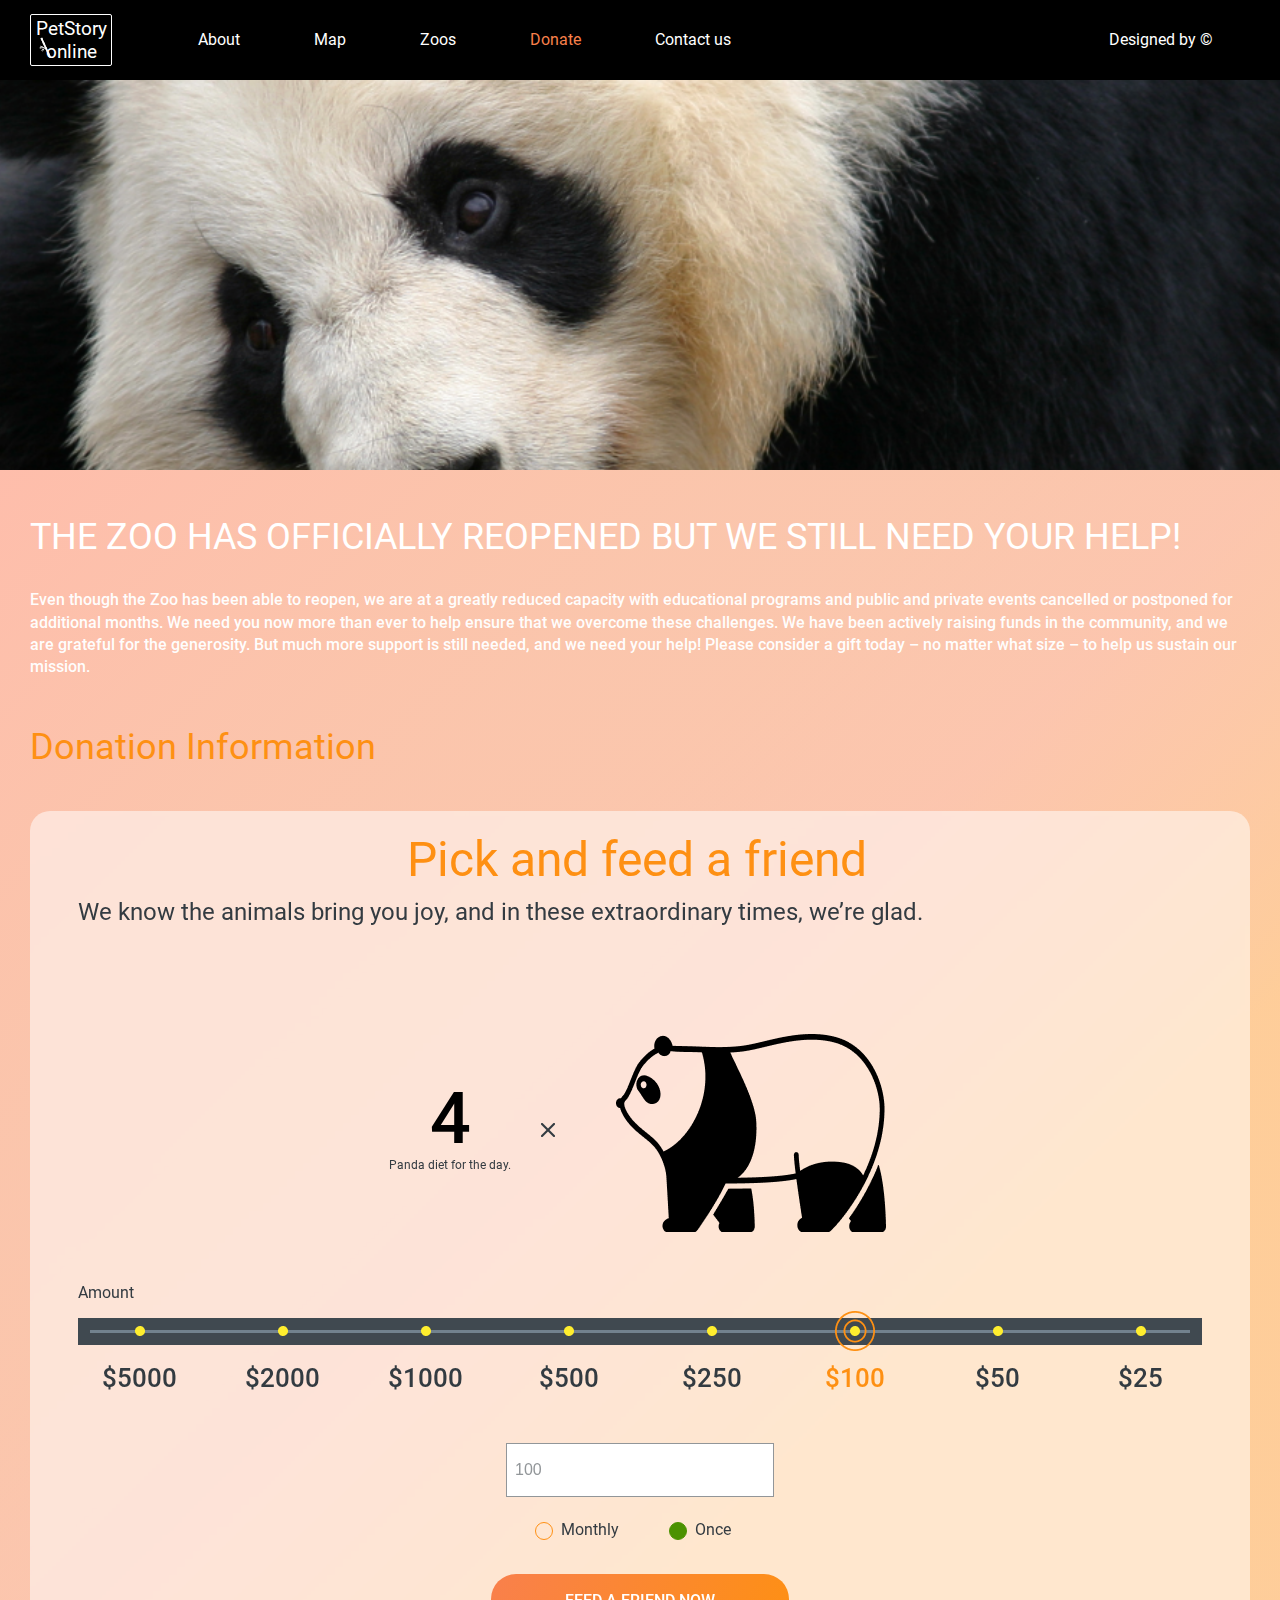
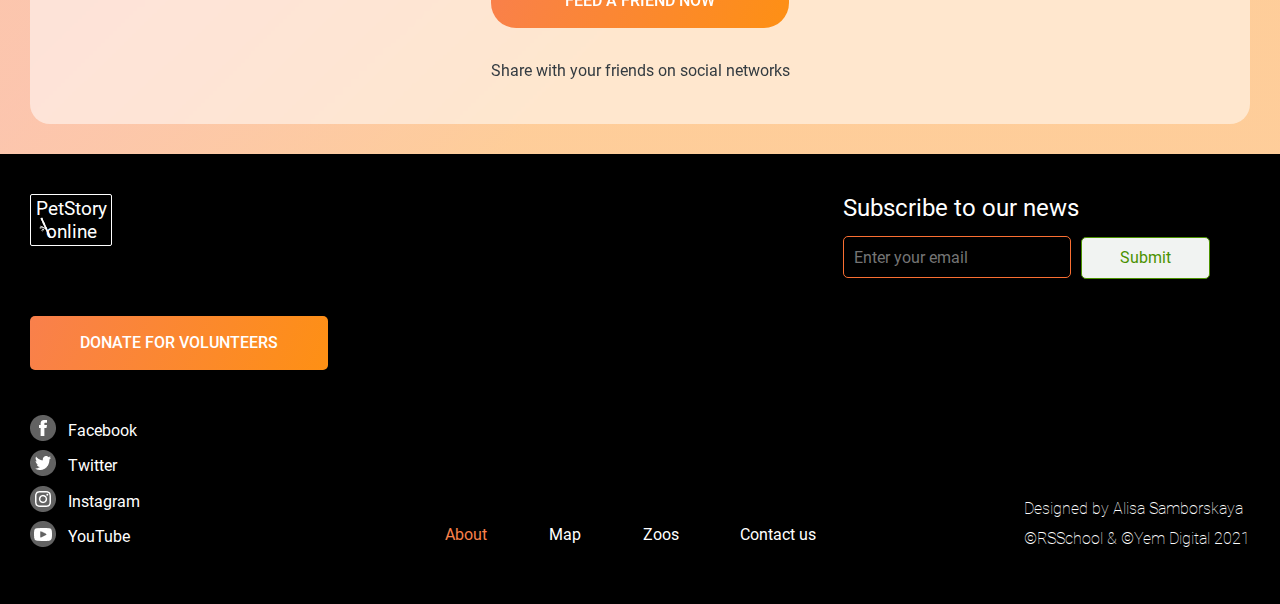
<file: pages/donate/index.html>
<!DOCTYPE html>
<html lang="en">
<head>
    <meta charset="UTF-8">
    <meta http-equiv="X-UA-Compatible" content="IE=edge">
    <meta name="viewport" content="width=device-width, initial-scale=1.0">
    <link rel="stylesheet" href="../../assets/styles/pages/donate.css">
    <link rel="shortcut icon" type="image/x-icon" href="../../assets/images/paw.png">
    <title>Online ZOO</title>
</head>
<body class="container">
    <div id="shadow1"></div>
    <header class="header">
        <div class="container__inner header__container">
            <h1 class="logo"><a href="../main/index.html">PetStory online</a></h1>
            <nav class="menu" id="menu">
                <div class="logo"><a href="../main/index.html">PetStory online</a></div>
                <div><a href="../main/index.html">About</a></div>
                <div><a href="#">Map</a></div>
                <div><a href="#">Zoos</a></div>
                <div class="menu_active">Donate</div>
                <div><a href="#">Contact us</a></div>
                <div class="menu__design"><a href="https://www.figma.com/file/ypzT9idgAILaSRVRmDAJxn/online-zoo-3-weeks">Designed by ©</a></div>
                <img class="menu_close" id="menu_close_btn" src="../../assets/images/x_icon.svg" alt="close">
            </nav>
            <div class="header__burger" id="burger"></div>
        </div>
    </header>
    <main>
        <section class="watch_small">
           
        </section>
        <section id="pick-feed">
            <div class="container__inner container-pick-feed">
                <h3>THE ZOO HAS OFFICIALLY REOPENED BUT WE STILL NEED YOUR HELP!</h3>
                <p>
                    Even though the Zoo has been able to reopen, we are at a greatly reduced capacity with educational programs and public and private events cancelled or postponed for additional months. We need you now more than ever to help ensure that we overcome these challenges. We have been actively raising funds in the community, and we are grateful for the generosity.  But much more support is still needed, and we need your help! Please consider a gift today – no matter what size – to help us sustain our mission.
                </p>
                <h4>Donation Information</h4>
                <div class="donation-container">
                    <h2>Pick and feed a friend</h2>
                    <p>We know the animals bring you joy, and in these extraordinary times, we’re glad.</p>
                    <div class="panda-diet">
                        <div class="panda-diet-number">
                            <span>4</span><br>
                            Panda diet for the day.
                        </div>
                        <div class="panda-diet-x">
                            <img src="../../assets/images/x_icon.png" alt="x">
                        </div>
                        <div class="panda-diet-image"></div>
                    </div>
                    Amount
                    <ul class="donate-control" id="donate_control">
                        <li class="donate-control-invisible">$5000</li>
                        <li class="donate-control-invisible">$2000</li>
                        <li class="donate-control-invisible">$1000</li>
                        <li>$500</li>
                        <li>$250</li>
                        <li class="selected">$100</li>
                        <li>$50</li>
                        <li>$25</li>
                    </ul>
                    
                    <div class="controls">
                        <input type="number" maxlength="4" max="9999" min="0" placeholder="Another amount" id="donate_value" value="100"><br>

                        <input class="custom-radio" name="amount" type="radio" id="monthly" value="monthly">
                        <label for="monthly">Monthly</label>
                        <input class="custom-radio" name="amount" type="radio" id="once" value="once" checked>
                        <label for="once">Once</label>
                        <br>
                        <button class="btn btn_round-corner">Feed a friend now</button><br>
                        <span>Share with your friends on social networks </span>
                    </div>
                    
                </div>
            </div>
        </section>
    </main>
    <footer class="footer">
        <div class="container__inner footer__container">
            <div class="logo footer__logo"><a href="../main/index.html">PetStory online</a></div>
            <div class="mail footer__mail">
                <h4>Subscribe to our news</h4>
                <form>
                    <input class="mail__input" type="email" required placeholder="Enter your email">
                    <button class="btn_submit" type="submit">Submit</button>
                </form>
            </div>
            <button class="btn footer__donate"  onclick="window.location.href = '../donate/index.html';">donate for volunteers</button>
            <ul class="footer__social">
                <li class="footer__social-item"><a class="footer__social-item_facebook" href="https://www.facebook.com/">Facebook</a></li>
                <li class="footer__social-item"><a class="footer__social-item_twitter" href="https://twitter.com/">Twitter</a></li>
                <li class="footer__social-item"><a class="footer__social-item_instagram" href="https://www.instagram.com/">Instagram</a></li>
                <li class="footer__social-item"><a class="footer__social-item_youtube" href="https://www.youtube.com/">YouTube</a></li>
            </ul>
            <div class="menu footer__menu">
                <div class="menu_active">About</div>
                <div><a href="#">Map</a></div>
                <div><a href="#">Zoos</a></div>
                <div><a href="#">Contact us</a></div>
            </div>
            <div class="footer__design">
                Designed by Alisa Samborskaya<br>
                ©RSSchool & ©Yem Digital 2021
            </div>
        </div>
    </footer>
</body>
<script src="../../assets/scripts/popup.js"></script>
<script src="../../assets/scripts/menu.js"></script>
<script src="../../assets/scripts/amount.js"></script>
</html>
</file>
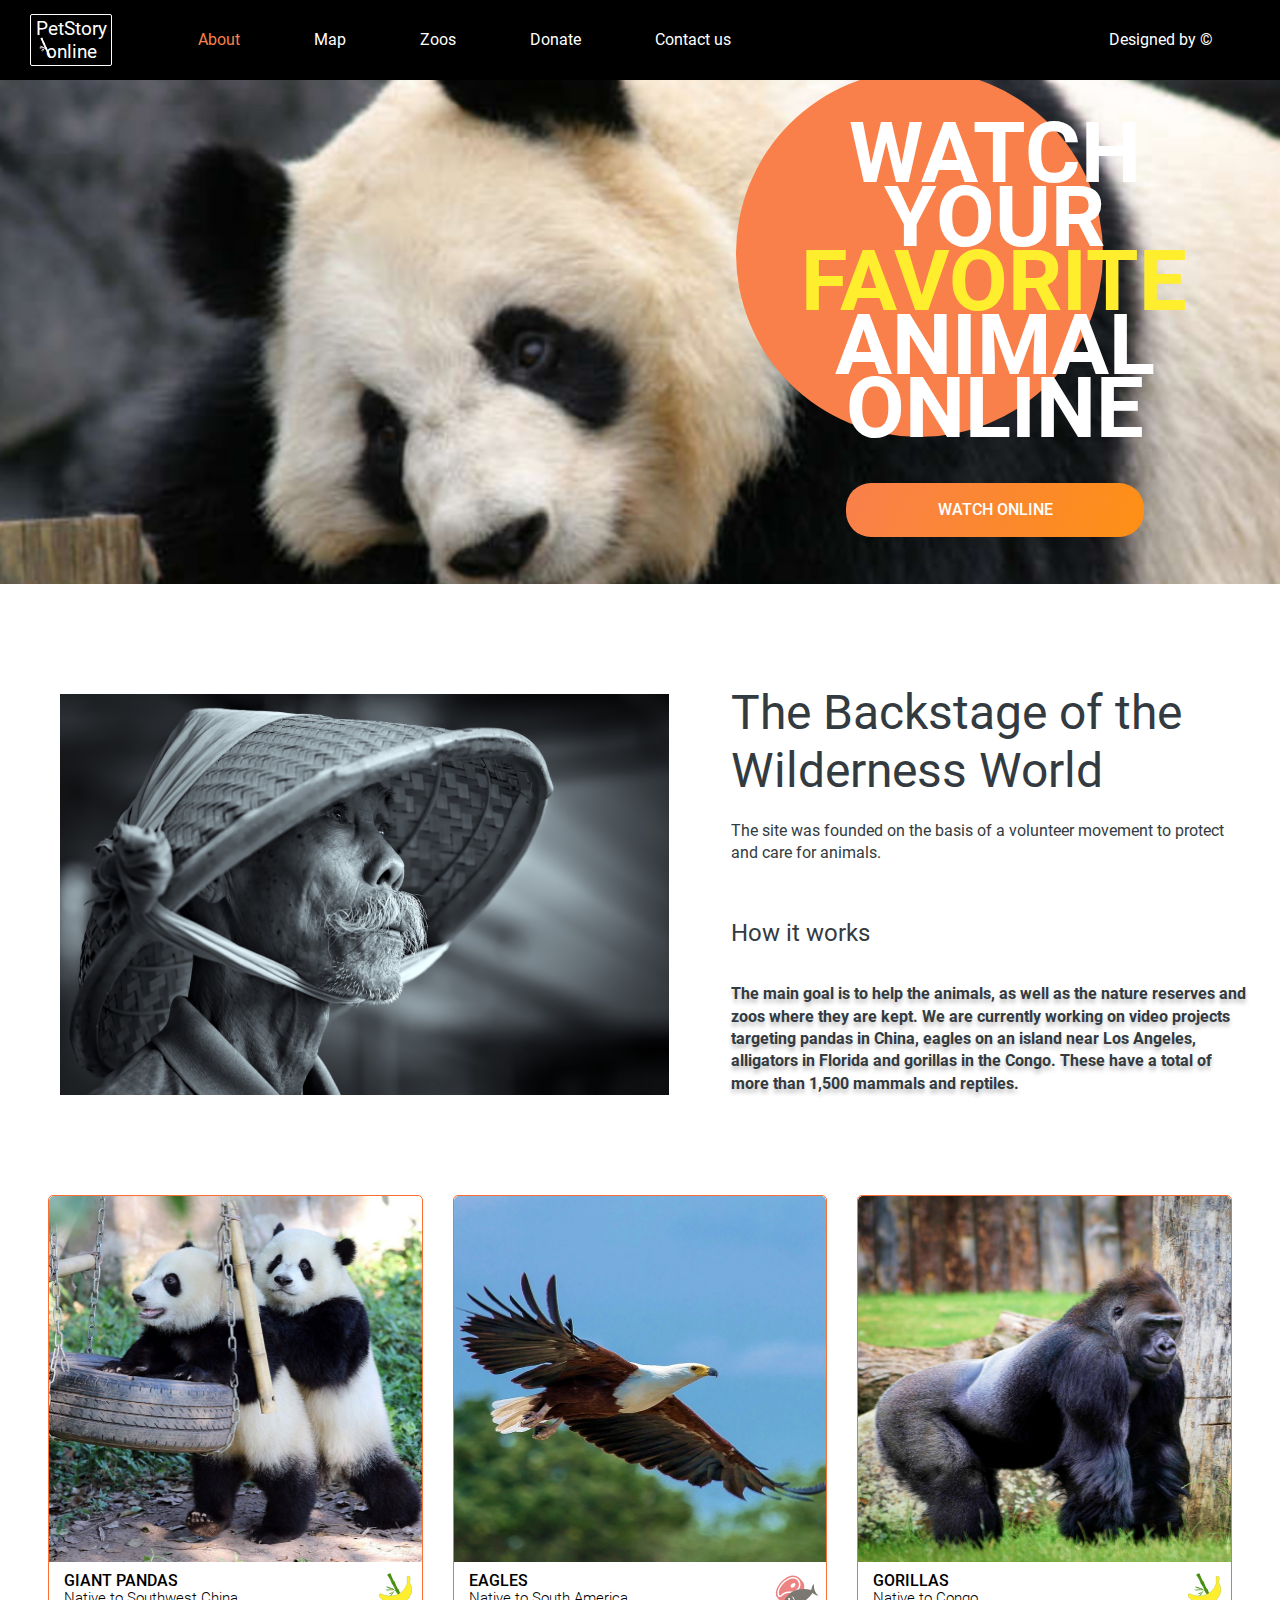
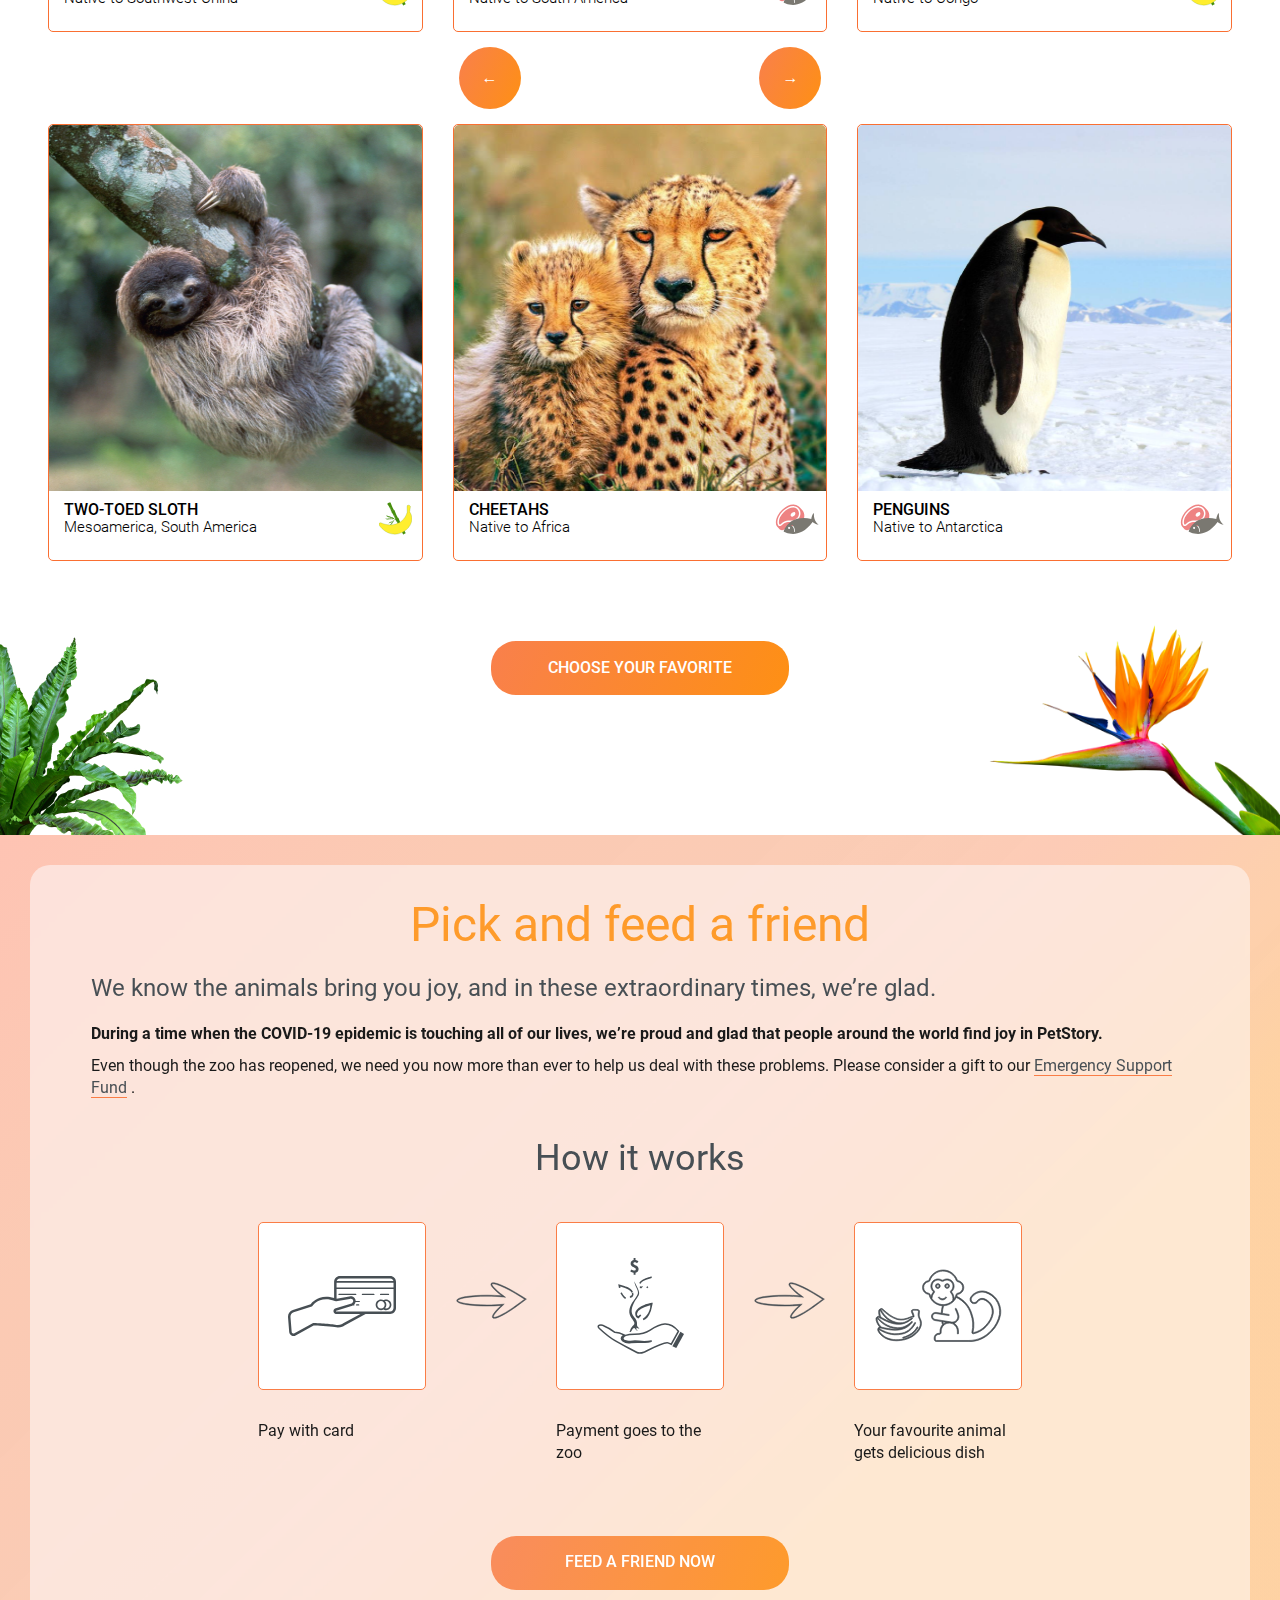
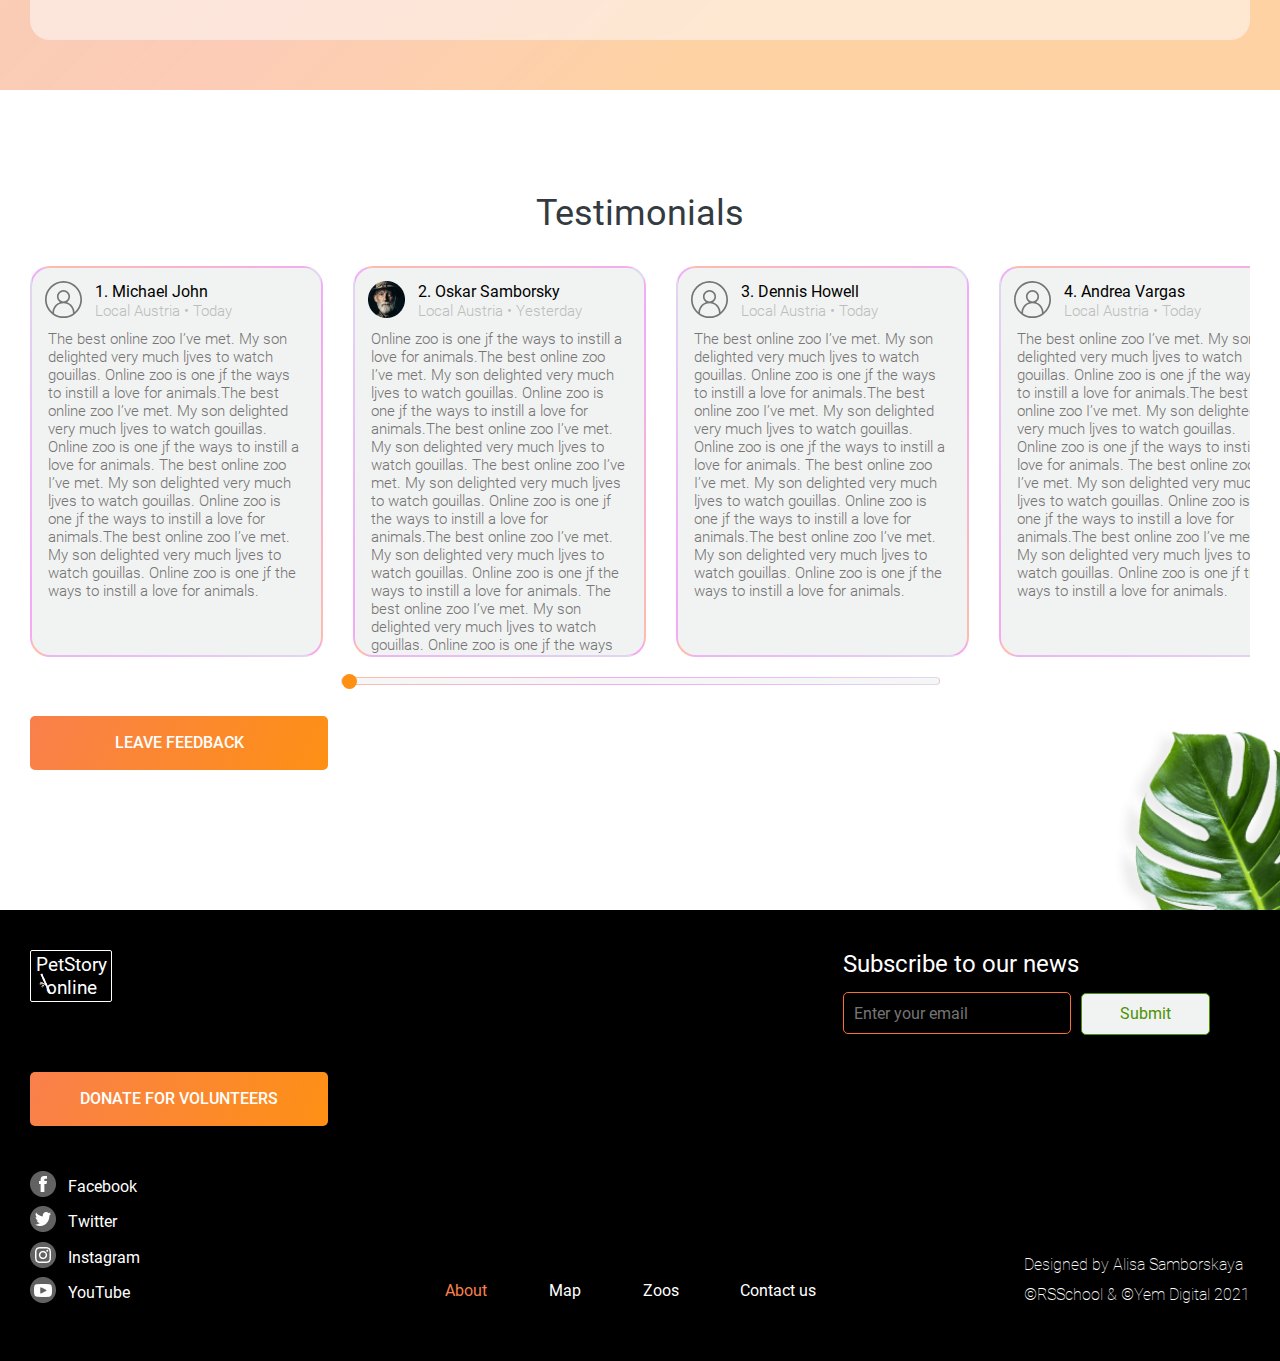
<file: pages/main/index.html>
<!DOCTYPE html>
<html lang="en">
<head>
    <meta charset="UTF-8">
    <meta http-equiv="X-UA-Compatible" content="IE=edge">
    <meta name="viewport" content="width=device-width, initial-scale=1.0">
    <link rel="stylesheet" href="../../assets/styles/pages/main.css">
    <link rel="shortcut icon" type="image/x-icon" href="../../assets/images/paw.png">
    <title>Online ZOO</title>
</head>
<body class="container">
    <header class="header">
        <div id="shadow1"></div>
        <div id="shadow2"></div>
        <div class="container__inner header__container">
            <h1 class="logo"><a href="../main/index.html">PetStory online</a></h1>
            <nav class="menu" id="menu">
                <div class="logo"><a href="../main/index.html">PetStory online</a></div>
                <div class="menu_active">About</div>
                <div><a href="#">Map</a></div>
                <div><a href="#">Zoos</a></div>
                <div><a href="../donate/index.html">Donate</a></div>
                <div><a href="#">Contact us</a></div>
                <div class="menu__design"><a href="https://www.figma.com/file/ypzT9idgAILaSRVRmDAJxn/online-zoo-3-weeks">Designed by ©</a></div>
                <img class="menu_close" id="menu_close_btn" src="../../assets/images/x_icon.svg" alt="close">
            </nav>
            <div class="header__burger" id="burger"></div>
          </div>
    </header>
    <main>
        <section class="watch">
            <div class="container__inner watch__container">
                <div class="watch__decoration">
                    <h2>Watch your <span>favorite</span> animal online</h2>
                    <button class="btn btn_round-corner">watсh online</button>
                </div>
            </div>
        </section>
        <section class="backstage">
            <div class="container__inner backstage__container">
                <div class="backstage__img">
                </div>
                <div class="backstage__info">
                    <h3>The Backstage of the Wilderness World</h3>
                    <p>The site was founded on the basis of a volunteer movement to protect and care for animals.</p>
                    <h4>How it works </h4>
                    <p class="strong">The main goal is to help the animals, as well as the nature reserves and zoos where they are kept. We are currently working on video projects targeting pandas in China, eagles on an island near Los Angeles, alligators in Florida and gorillas in the Congo. These have a total of more than 1,500 mammals and reptiles.</p>
                </div>
            </div>
        </section>
        <!------------------------------------------------------------------------------>
        <section class="pets">
                <div class="container__inner pets__container">
                    <button class="btn btn_round-btn pets__left-btn" id="btn_left">←</button>
                    <div class="pets__carousel">
                        <div class="pets__carousel_inner">
                            <div class="pets__grid" id="pets-left">
                                <div class="pets__card">
                                    <img class="pets__image" src="../../assets/images/pet-1.png" alt="Pet 1">
                                    <div class="pets__description">
                                        <img class="pets__icon_banana" src="../../assets/images/banana-bamboo_icon.svg" alt="">
                                        <h5>giant Pandas</h5>
                                        <p>Native to Southwest China</p>
                                    </div>
                                </div>
                                <div class="pets__card">
                                    <img class="pets__image" src="../../assets/images/pet-2.png" alt="Pet 2">
                                    <div class="pets__description">
                                    <img class="pets__icon_meat" src="../../assets/images/meat-fish_icon.svg" alt="">
                                    <h5>Eagles</h5>
                                    <p>Native to South America</p></div>
                                </div>
                                <div class="pets__card">
                                    <img class="pets__image" src="../../assets/images/pet-3.png" alt="Pet 3">
                                    <div class="pets__description">
                                    <img class="pets__icon_banana" src="../../assets/images/banana-bamboo_icon.svg" alt="">
                                    <h5>Gorillas</h5>
                                    <p>Native to Congo</p></div>
                                </div>
                                <div class="pets__card pets__invisible">
                                    <img class="pets__image" src="../../assets/images/pet-4.png" alt="Pet 4">
                                    <div class="pets__description">
                                    <img class="pets__icon_banana" src="../../assets/images/banana-bamboo_icon.svg" alt="">
                                    <h5>Two-toed Sloth</h5>
                                    <p>Mesoamerica, South America</p></div>
                                </div>
                                <div class="pets__card pets__invisible">
                                    <img class="pets__image" src="../../assets/images/pet-5.png" alt="Pet 5">
                                    <div class="pets__description">
                                    <img class="pets__icon_meat" src="../../assets/images/meat-fish_icon.svg" alt="">
                                    <h5>cheetahs</h5>
                                    <p>Native to Africa</p></div>
                                </div>
                                <div class="pets__card">
                                    <img class="pets__image" src="../../assets/images/pet-6.png" alt="Pet 6">
                                    <div class="pets__description">
                                    <img class="pets__icon_meat" src="../../assets/images/meat-fish_icon.svg" alt="">
                                    <h5>Penguins</h5>
                                    <p>Native to Antarctica</p></div>
                                </div>
                            </div>
                            <div class="pets__grid" id="pets">
                                <div class="pets__card">
                                    <img class="pets__image" src="../../assets/images/pet-1.png" alt="Pet 1">
                                    <div class="pets__description">
                                        <img class="pets__icon_banana" src="../../assets/images/banana-bamboo_icon.svg" alt="">
                                        <h5>giant Pandas</h5>
                                        <p>Native to Southwest China</p>
                                    </div>
                                </div>
                                <div class="pets__card">
                                    <img class="pets__image" src="../../assets/images/pet-2.png" alt="Pet 2">
                                    <div class="pets__description">
                                    <img class="pets__icon_meat" src="../../assets/images/meat-fish_icon.svg" alt="">
                                    <h5>Eagles</h5>
                                    <p>Native to South America</p></div>
                                </div>
                                <div class="pets__card">
                                    <img class="pets__image" src="../../assets/images/pet-3.png" alt="Pet 3">
                                    <div class="pets__description">
                                    <img class="pets__icon_banana" src="../../assets/images/banana-bamboo_icon.svg" alt="">
                                    <h5>Gorillas</h5>
                                    <p>Native to Congo</p></div>
                                </div>
                                <div class="pets__card pets__invisible">
                                    <img class="pets__image" src="../../assets/images/pet-4.png" alt="Pet 4">
                                    <div class="pets__description">
                                    <img class="pets__icon_banana" src="../../assets/images/banana-bamboo_icon.svg" alt="">
                                    <h5>Two-toed Sloth</h5>
                                    <p>Mesoamerica, South America</p></div>
                                </div>
                                <div class="pets__card pets__invisible">
                                    <img class="pets__image" src="../../assets/images/pet-5.png" alt="Pet 5">
                                    <div class="pets__description">
                                    <img class="pets__icon_meat" src="../../assets/images/meat-fish_icon.svg" alt="">
                                    <h5>cheetahs</h5>
                                    <p>Native to Africa</p></div>
                                </div>
                                <div class="pets__card">
                                    <img class="pets__image" src="../../assets/images/pet-6.png" alt="Pet 6">
                                    <div class="pets__description">
                                    <img class="pets__icon_meat" src="../../assets/images/meat-fish_icon.svg" alt="">
                                    <h5>Penguins</h5>
                                    <p>Native to Antarctica</p></div>
                                </div>
                            </div>
                            <div class="pets__grid" id="pets-right">
                                <div class="pets__card">
                                    <img class="pets__image" src="../../assets/images/pet-1.png" alt="Pet 1">
                                    <div class="pets__description">
                                        <img class="pets__icon_banana" src="../../assets/images/banana-bamboo_icon.svg" alt="">
                                        <h5>giant Pandas</h5>
                                        <p>Native to Southwest China</p>
                                    </div>
                                </div>
                                <div class="pets__card">
                                    <img class="pets__image" src="../../assets/images/pet-2.png" alt="Pet 2">
                                    <div class="pets__description">
                                    <img class="pets__icon_meat" src="../../assets/images/meat-fish_icon.svg" alt="">
                                    <h5>Eagles</h5>
                                    <p>Native to South America</p></div>
                                </div>
                                <div class="pets__card">
                                    <img class="pets__image" src="../../assets/images/pet-3.png" alt="Pet 3">
                                    <div class="pets__description">
                                    <img class="pets__icon_banana" src="../../assets/images/banana-bamboo_icon.svg" alt="">
                                    <h5>Gorillas</h5>
                                    <p>Native to Congo</p></div>
                                </div>
                                <div class="pets__card pets__invisible">
                                    <img class="pets__image" src="../../assets/images/pet-4.png" alt="Pet 4">
                                    <div class="pets__description">
                                    <img class="pets__icon_banana" src="../../assets/images/banana-bamboo_icon.svg" alt="">
                                    <h5>Two-toed Sloth</h5>
                                    <p>Mesoamerica, South America</p></div>
                                </div>
                                <div class="pets__card pets__invisible">
                                    <img class="pets__image" src="../../assets/images/pet-5.png" alt="Pet 5">
                                    <div class="pets__description">
                                    <img class="pets__icon_meat" src="../../assets/images/meat-fish_icon.svg" alt="">
                                    <h5>cheetahs</h5>
                                    <p>Native to Africa</p></div>
                                </div>
                                <div class="pets__card">
                                    <img class="pets__image" src="../../assets/images/pet-6.png" alt="Pet 6">
                                    <div class="pets__description">
                                    <img class="pets__icon_meat" src="../../assets/images/meat-fish_icon.svg" alt="">
                                    <h5>Penguins</h5>
                                    <p>Native to Antarctica</p></div>
                                </div>
                            </div>
                        </div>
                    </div>
                    <button class="btn btn_round-btn pets__right-btn" id="btn_right">→</button>
                </div>
            <button class="btn btn_round-corner pets__btn-choose">choose your favorite</button>
        </section>
        <!------------------------------------------------------------------------------>
        <section class="donate">
            <div class="container__inner">
                <div class="donate__container">
                    <h3>Pick and feed a friend</h3>
                    <h5>We know the animals bring you joy, and in these extraordinary times, we’re glad.</h5>
                    <p><b>During a time when the COVID-19 epidemic is touching all of our lives, we’re proud and glad that people around the world find joy in PetStory.</b></p>
                    <p>Even though the zoo has reopened, we need you now more than ever to help us deal with these problems. Please consider a gift to our <a href="../donate/index.html">Emergency Support Fund</a> . </p>
                    <h4>How it works</h4>
                    <div class="donate__how-it-works">
                        <div class="pay"></div>
                        <div class="arrow-1"></div>
                        <div class="zoo"></div>
                        <div class="arrow-2"></div>
                        <div class="monkey"></div>
                        <div class="pay-text">Pay with card</div>
                        <div class="zoo-text">Payment goes to the zoo</div>
                        <div class="monkey-text">Your favourite animal gets delicious dish</div>
                    </div>
                    <button class="btn btn_round-corner donate__btn-feed"  onclick="window.location.href = '../donate/index.html';">Feed a friend now</button>
                </div>
            </div>
        </section>
        <section class="testimonials" id="testimonials">
            <div class="container__inner">
                <div class="testimonials__container">
                    <h3>Testimonials</h3>
                    <div class="testimonials__carousel" id="t-carousel">
                    <div class="testimonials__grid" id="t-carousel-inner">
                        <div class="testimonials__card">
                            <img class="testimonials__user-image" src="../../assets/images/user_icon.svg" alt="Michael John">
                            <h4>1. Michael John </h4>
                            <h5>Local Austria • Today</h5>
                            <p>The best online zoo I’ve met. My son delighted very much ljves to watch gouillas. Online zoo is one jf the ways to instill a love for animals.The best online zoo I’ve met. My son delighted very much ljves to watch gouillas. Online zoo is one jf the ways to instill a love for animals.
                                The best online zoo I’ve met. My son delighted very much ljves to watch gouillas. Online zoo is one jf the ways to instill a love for animals.The best online zoo I’ve met. My son delighted very much ljves to watch gouillas. Online zoo is one jf the ways to instill a love for animals.
                            </p>
                        </div>
                        <div class="testimonials__card">
                            <img class="testimonials__user-image" src="../../assets/images/user-1.png" alt="Oskar Samborsky">
                            <h4>2. Oskar Samborsky</h4>
                            <h5>Local Austria • Yesterday</h5>
                            <p>Online zoo is one jf the ways to instill a love for animals.The best online zoo I’ve met. My son delighted very much ljves to watch gouillas. Online zoo is one jf the ways to instill a love for animals.The best online zoo I’ve met. My son delighted very much ljves to watch gouillas. 
                                The best online zoo I’ve met. My son delighted very much ljves to watch gouillas. Online zoo is one jf the ways to instill a love for animals.The best online zoo I’ve met. My son delighted very much ljves to watch gouillas. Online zoo is one jf the ways to instill a love for animals.
                                
                                The best online zoo I’ve met. My son delighted very much ljves to watch gouillas. Online zoo is one jf the ways to instill a love for animals.The best online zoo I’ve met. My son delighted very much ljves to watch gouillas. Online zoo is one jf the ways to instill a love for animals.
                            </p>
                        </div>
                        <div class="testimonials__card">
                            <img class="testimonials__user-image" src="../../assets/images/user_icon.svg" alt="Michael John">
                            <h4>3. Dennis Howell </h4>
                            <h5>Local Austria • Today</h5>
                            <p>The best online zoo I’ve met. My son delighted very much ljves to watch gouillas. Online zoo is one jf the ways to instill a love for animals.The best online zoo I’ve met. My son delighted very much ljves to watch gouillas. Online zoo is one jf the ways to instill a love for animals.
                                The best online zoo I’ve met. My son delighted very much ljves to watch gouillas. Online zoo is one jf the ways to instill a love for animals.The best online zoo I’ve met. My son delighted very much ljves to watch gouillas. Online zoo is one jf the ways to instill a love for animals.
                            </p>
                        </div>
                        <div class="testimonials__card">
                            <img class="testimonials__user-image" src="../../assets/images/user_icon.svg" alt="Michael John">
                            <h4>4. Andrea Vargas </h4>
                            <h5>Local Austria • Today</h5>
                            <p>The best online zoo I’ve met. My son delighted very much ljves to watch gouillas. Online zoo is one jf the ways to instill a love for animals.The best online zoo I’ve met. My son delighted very much ljves to watch gouillas. Online zoo is one jf the ways to instill a love for animals.
                                The best online zoo I’ve met. My son delighted very much ljves to watch gouillas. Online zoo is one jf the ways to instill a love for animals.The best online zoo I’ve met. My son delighted very much ljves to watch gouillas. Online zoo is one jf the ways to instill a love for animals.
                            </p>
                        </div>
                        <div class="testimonials__card">
                            <img class="testimonials__user-image" src="../../assets/images/user_icon.svg" alt="Michael John">
                            <h4>5. Mildred Carpenter</h4>
                            <h5>Local Austria • Today</h5>
                            <p>The best online zoo I’ve met. My son delighted very much ljves to watch gouillas. Online zoo is one jf the ways to instill a love for animals.The best online zoo I’ve met. My son delighted very much ljves to watch gouillas. Online zoo is one jf the ways to instill a love for animals.
                                The best online zoo I’ve met. My son delighted very much ljves to watch gouillas. Online zoo is one jf the ways to instill a love for animals.The best online zoo I’ve met. My son delighted very much ljves to watch gouillas. Online zoo is one jf the ways to instill a love for animals.
                            </p>
                        </div>
                        <div class="testimonials__card">
                            <img class="testimonials__user-image" src="../../assets/images/user_icon.svg" alt="Michael John">
                            <h4>6. Pamela Gilbert</h4>
                            <h5>Local Austria • Today</h5>
                            <p>The best online zoo I’ve met. My son delighted very much ljves to watch gouillas. Online zoo is one jf the ways to instill a love for animals.The best online zoo I’ve met. My son delighted very much ljves to watch gouillas. Online zoo is one jf the ways to instill a love for animals.
                                The best online zoo I’ve met. My son delighted very much ljves to watch gouillas. Online zoo is one jf the ways to instill a love for animals.The best online zoo I’ve met. My son delighted very much ljves to watch gouillas. Online zoo is one jf the ways to instill a love for animals.
                            </p>
                        </div>
                        <div class="testimonials__card">
                            <img class="testimonials__user-image" src="../../assets/images/user_icon.svg" alt="Michael John">
                            <h4>7. Erik Martin </h4>
                            <h5>Local Austria • Today</h5>
                            <p>The best online zoo I’ve met. My son delighted very much ljves to watch gouillas. Online zoo is one jf the ways to instill a love for animals.The best online zoo I’ve met. My son delighted very much ljves to watch gouillas. Online zoo is one jf the ways to instill a love for animals.
                                The best online zoo I’ve met. My son delighted very much ljves to watch gouillas. Online zoo is one jf the ways to instill a love for animals.The best online zoo I’ve met. My son delighted very much ljves to watch gouillas. Online zoo is one jf the ways to instill a love for animals.
                            </p>
                        </div>
                        <div class="testimonials__card">
                            <img class="testimonials__user-image" src="../../assets/images/user_icon.svg" alt="Michael John">
                            <h4>8. Charles Wells</h4>
                            <h5>Local Austria • Today</h5>
                            <p>The best online zoo I’ve met. My son delighted very much ljves to watch gouillas. Online zoo is one jf the ways to instill a love for animals.The best online zoo I’ve met. My son delighted very much ljves to watch gouillas. Online zoo is one jf the ways to instill a love for animals.
                                The best online zoo I’ve met. My son delighted very much ljves to watch gouillas. Online zoo is one jf the ways to instill a love for animals.The best online zoo I’ve met. My son delighted very much ljves to watch gouillas. Online zoo is one jf the ways to instill a love for animals.
                            </p>
                        </div>
                        <div class="testimonials__card">
                            <img class="testimonials__user-image" src="../../assets/images/user_icon.svg" alt="Michael John">
                            <h4>9. Anita Howard</h4>
                            <h5>Local Austria • Today</h5>
                            <p>The best online zoo I’ve met. My son delighted very much ljves to watch gouillas. Online zoo is one jf the ways to instill a love for animals.The best online zoo I’ve met. My son delighted very much ljves to watch gouillas. Online zoo is one jf the ways to instill a love for animals.
                                The best online zoo I’ve met. My son delighted very much ljves to watch gouillas. Online zoo is one jf the ways to instill a love for animals.The best online zoo I’ve met. My son delighted very much ljves to watch gouillas. Online zoo is one jf the ways to instill a love for animals.
                            </p>
                        </div>
                        <div class="testimonials__card">
                            <img class="testimonials__user-image" src="../../assets/images/user-2.png" alt="Fredericka Michelin">
                            <h4>10. Fredericka Michelin</h4>
                            <h5>Local Austria • Yesterday</h5>
                            <p>The best online zoo I’ve met. My son delighted very much ljves to watch gouillas. Online zoo is one jf the ways to instill a love for animals.The best online zoo I’ve met. My son delighted very much ljves to watch gouillas. Online zoo is one jf the ways to instill a love for animals.
                                The best online zoo I’ve met. My son delighted very much ljves to watch gouillas. Online zoo is one jf the ways to instill a love for animals.The best online zoo I’ve met.
                                The best online zoo I’ve met. My son delighted very much ljves to watch gouillas. Online zoo is one jf the ways to instill a love for animals.The best online zoo I’ve met. My son delighted very much ljves to watch gouillas. Online zoo is one jf the ways to instill a love for animals.
                            </p>
                        </div>
                        <div class="testimonials__card">
                            <img class="testimonials__user-image" src="../../assets/images/user-3.png" alt="Mila Riksha">
                            <h4>11. Mila Riksha </h4>
                            <h5>Local Austria • Yesterday</h5>
                            <p>My son delighted very much ljves to watch gouillas. Online zoo is one jf the ways to instill a love for animals.The best online zoo I’ve met. My son delighted very much ljves to watch gouillas. Online zoo is one jf the ways to instill a love for animals.The best online zoo I’ve met. My son delighted very much ljves to watch gouillas. Online zoo is one jf the ways to instill a love for animals.The best online zoo I’ve met. My son delighted very much ljves to watch gouillas.
                                The best online zoo I’ve met. My son delighted very much ljves to watch gouillas. Online zoo is one jf the ways to instill a love for animals.The best online zoo I’ve met. My son delighted very much ljves to watch gouillas. Online zoo is one jf the ways to instill a love for animals.
                            </p>
                        </div>
                    </div>
                    </div>
                    <!-- <div class="testimonials__progress-bar"><div class="testimonials__progress-bar-inner"></div></div> -->
                    <div class="testimonials__range">
                        <input type="range" min="0" max="7" step="1" value="0" id="testimonials-range">
                    </div>
                    <!-- <input type="range"  class="progress-bar2" min="0" max="100" value="50">
                    <input type="range"  min="0" max="100" value="50"> -->

                    <button class="btn testimonials__btn">leave feedback</button>
                </div>
            </div>
        </section>
    </main>
    <footer class="footer">
        <div class="container__inner footer__container">
            <div class="logo footer__logo"><a href="../main/index.html">PetStory online</a></div>
            <div class="mail footer__mail">
                <h4>Subscribe to our news</h4>
                <form>
                    <input class="mail__input" type="email" required placeholder="Enter your email">
                    <button class="btn_submit" type="submit">Submit</button>
                </form>
            </div>
            <button class="btn footer__donate"  onclick="window.location.href = '../donate/index.html';">donate for volunteers</button>
            <ul class="footer__social">
                <li class="footer__social-item"><a class="footer__social-item_facebook" href="https://www.facebook.com/">Facebook</a></li>
                <li class="footer__social-item"><a class="footer__social-item_twitter" href="https://twitter.com/">Twitter</a></li>
                <li class="footer__social-item"><a class="footer__social-item_instagram" href="https://www.instagram.com/">Instagram</a></li>
                <li class="footer__social-item"><a class="footer__social-item_youtube" href="https://www.youtube.com/">YouTube</a></li>
            </ul>
            <div class="menu footer__menu">
                <div class="menu_active">About</div>
                <div><a href="#">Map</a></div>
                <div><a href="#">Zoos</a></div>
                <div><a href="#">Contact us</a></div>
            </div>
            <div class="footer__design">
                Designed by Alisa Samborskaya<br>
                ©RSSchool & ©Yem Digital 2021
            </div>
        </div>
    </footer>

    <div class="popup__close" id="popup_close_btn"></div>
    <div class="popup" id="popup">
        <img class="popup__user-image">
        <h4></h4>
        <h5></h5>
        <p></p>
    </div>

</body>
<!-- <script>
    alert("Пожалуйста, подождите с проверкой моей работы до среды! Не успела доделать карусель :(");
</script> -->
<script src="../../assets/scripts/popup.js"></script>
<script src="../../assets/scripts/menu.js"></script>
<script src="../../assets/scripts/amount.js"></script>
<script src="../../assets/scripts/carousel.js"></script>
<script src="../../assets/scripts/pets__carousel.js"></script>
</html>
</file>
<file: assets/styles/pages/donate.css>
@charset "UTF-8";
* {
  margin: 0;
  padding: 0;
  box-sizing: border-box;
}

@font-face {
  font-family: Roboto;
  src: url("../../fonts/Roboto-Thin.ttf");
  font-weight: 100;
}
@font-face {
  font-family: Roboto;
  src: url("../../fonts/Roboto-Light.ttf");
  font-weight: 300;
}
@font-face {
  font-family: Roboto;
  src: url("../../fonts/Roboto-Regular.ttf");
  font-weight: 400;
}
@font-face {
  font-family: Roboto;
  src: url("../../fonts/Roboto-Medium.ttf");
  font-weight: 500;
}
@font-face {
  font-family: Roboto;
  src: url("../../fonts/Roboto-Bold.ttf");
  font-weight: 700;
}
body {
  font: normal 400 16px/140% "Roboto";
  background-color: #fff;
  color: #333B41;
}

a {
  color: #fff;
  text-decoration: none;
}
a:hover {
  color: #F9804B;
}

.container {
  display: flex;
  flex-direction: column;
  justify-content: space-between;
  min-height: 100vh;
}
.container header {
  flex: 0 0 auto;
}
.container main {
  flex: 1 0 auto;
}
.container footer {
  flex: 0 0 auto;
}
.container .container__inner {
  margin: 0 auto;
}
@media screen and (min-width: 1281px) {
  .container .container__inner {
    max-width: 1600px;
    padding-left: 220px;
    padding-right: 220px;
  }
}
@media screen and (min-width: 901px) and (max-width: 1280px) {
  .container .container__inner {
    padding-left: 30px;
    padding-right: 30px;
  }
}
@media screen and (min-width: 621px) and (max-width: 900px) {
  .container .container__inner {
    padding-left: 20px;
    padding-right: 20px;
  }
}
@media screen and (max-width: 620px) {
  .container .container__inner {
    padding-left: 10px;
    padding-right: 10px;
  }
}

.header {
  background-color: #000;
  color: #fff;
}
.header .header__container {
  display: flex;
  flex-direction: row;
  justify-content: space-between;
}
@media screen and (max-width: 900px) {
  .header {
    position: fixed;
    width: 100%;
    z-index: 3;
  }
  .header .header__burger {
    display: block;
    margin: 11px 0;
    width: 18px;
    height: 10px;
    background: url("../../images/burger_menu.svg") no-repeat right center;
  }
  .header .header__burger:hover {
    cursor: pointer;
    filter: invert(39%) sepia(35%) saturate(1298%) hue-rotate(327deg) brightness(99%) contrast(97%);
  }
}

@media screen and (max-width: 900px) {
  main {
    margin-top: 34px;
  }
}
.footer {
  background-color: #000;
  color: #fff;
}
.footer .footer__container {
  display: grid;
  grid-template-columns: auto auto auto auto;
  grid-template-rows: auto auto auto;
  padding-top: 40px;
  padding-bottom: 50px;
}
@media screen and (min-width: 901px) {
  .footer .footer__logo {
    grid-row: 1;
    grid-column: 1/3;
  }
  .footer .footer__mail {
    grid-row: 1;
    grid-column: 3/5;
  }
  .footer .footer__donate {
    grid-row: 2;
    grid-column: 1/3;
    margin: 37px 0 43px 0;
  }
  .footer .footer__social {
    grid-row: 3;
    grid-column: 1;
  }
  .footer .footer__design {
    grid-row: 3;
    grid-column: 3/5;
  }
  .footer .footer__menu {
    grid-row: 3;
    grid-column: 2/4;
  }
}
@media screen and (min-width: 901px) and (max-width: 1280px) {
  .footer .footer__mail {
    margin-right: 6.2%;
  }
}
.footer .footer__social {
  list-style-type: none;
  padding: 0;
  width: -webkit-fit-content;
  width: -moz-fit-content;
  width: fit-content;
}
.footer .footer__social .footer__social-item {
  margin: 0;
  padding: 7px 0 6px 0;
  background: url("../../images/ellipse.png") no-repeat left 2px;
}
.footer .footer__social .footer__social-item:hover {
  background: url("../../images/ellipse-hover.png") no-repeat left 2px;
}
.footer .footer__social .footer__social-item a {
  display: inline-block;
  width: 100%;
  padding-left: 38px;
  padding-right: 10px;
}
.footer .footer__social .footer__social-item_facebook {
  background: url("../../images/facebook.png") no-repeat 9px 0px;
}
.footer .footer__social .footer__social-item_twitter {
  background: url("../../images/twitter.png") no-repeat 5px 1px;
}
.footer .footer__social .footer__social-item_instagram {
  background: url("../../images/instagram.png") no-repeat 5px 0px;
}
.footer .footer__social .footer__social-item_youtube {
  background: url("../../images/youtube.png") no-repeat 4px 2px;
}
.footer .footer__mail {
  width: -webkit-fit-content;
  width: -moz-fit-content;
  width: fit-content;
  justify-self: right;
}
.footer .footer__mail h4 {
  font: normal 400 24px/120% "Roboto";
  margin-bottom: 13px;
  text-align: left;
}
.footer .footer__mail .mail__input {
  width: 228px;
  height: 42px;
  border: 1px solid #FA6F32;
  border-radius: 5px;
  background: #000;
  color: #BDBDBD;
  margin-right: 6px;
  font: normal 400 16px/140% "Roboto";
  padding-left: 10px;
}
.footer .footer__design {
  justify-self: end;
  align-self: end;
  font: normal 100 16px/190% "Roboto";
}
.footer .footer__menu {
  align-self: end;
  text-align: center;
  justify-content: center;
}
@media screen and (min-width: 621px) and (max-width: 900px) {
  .footer .footer__logo {
    grid-row: 1;
    grid-column: 1/3;
  }
  .footer .footer__mail {
    display: none;
  }
  .footer .footer__donate {
    grid-row: 2;
    grid-column: 1/3;
    margin: 35px 0 58px 0;
  }
  .footer .footer__social {
    grid-row: 1/3;
    grid-column: 4;
    justify-self: end;
  }
  .footer .footer__social .footer__social-item {
    width: 27px;
    overflow: hidden;
    margin-bottom: 10px;
  }
  .footer .footer__design {
    grid-row: 3;
    grid-column: 4/5;
  }
  .footer .footer__menu {
    grid-row: 3;
    grid-column: 1/4;
  }
  .footer .footer__container {
    padding-top: 12px;
    padding-bottom: 12px;
  }
  .footer .footer__menu {
    justify-content: flex-start;
  }
}
@media screen and (max-width: 620px) {
  .footer .footer__logo {
    grid-row: 1;
    grid-column: 1/5;
  }
  .footer .footer__mail {
    display: none;
  }
  .footer .footer__donate {
    grid-row: 3;
    grid-column: 1/5;
  }
  .footer .footer__social {
    grid-row: 2;
    grid-column: 1/5;
    width: 100%;
    text-align: center;
  }
  .footer .footer__social .footer__social-item {
    width: 27px;
    overflow: hidden;
    display: inline-block;
    margin: 15px 4% 17px;
  }
  .footer .footer__design {
    grid-row: 4;
    grid-column: 1/5;
    margin: 25px auto 23px;
    width: 298px;
    text-align: right;
  }
  .footer .footer__menu {
    grid-row: 5;
    grid-column: 1/5;
  }
  .footer .footer__container {
    padding-top: 12px;
    padding-bottom: 12px;
  }
}

#shadow1, #shadow2 {
  position: fixed;
  top: 0px;
  left: 0px;
  width: 100vw;
  height: 100vh;
  z-index: 3;
  background-color: #000;
  content: "";
  opacity: 80%;
  display: none;
  cursor: pointer;
}

.logo {
  width: 82px;
  height: 52px;
  color: #fff;
  border: 1px solid #fff;
  border-radius: 2px;
  text-align: center;
  font: normal 400 19px/120% "Roboto";
  background: url("../../images/bamboo.svg") no-repeat 8px 22px;
}
.logo a {
  display: block;
  padding: 3px 0;
  color: #fff;
}
.logo:hover {
  filter: invert(39%) sepia(35%) saturate(1298%) hue-rotate(327deg) brightness(99%) contrast(97%);
}
.header .logo {
  margin: 14px 0;
}
.menu .logo {
  display: none;
}
@media screen and (max-width: 900px) {
  .header .logo {
    border: none;
    font: normal 400 12px/120% "Roboto";
    margin: 1px 0 4px;
    width: 47px;
    height: 29px;
    background: url("../../images/bamboo-small.svg") no-repeat 3px 15px;
  }
  .menu .logo {
    display: block;
  }
}
@media screen and (max-width: 620px) {
  .footer .logo {
    width: auto;
    height: auto;
    border: none;
    background-position: 72px 0px;
    margin: 8px auto;
  }
  .menu .logo {
    display: block;
  }
}
.menu .logo {
  color: #fff;
  filter: invert(39%) sepia(35%) saturate(1298%) hue-rotate(327deg) brightness(99%) contrast(97%);
  width: 65px;
  height: 41px;
  border: 1px solid;
  border-radius: 2px;
  text-align: center;
  font-size: 15px;
  line-height: 120%;
  margin-bottom: 15px;
  background: url("../../images/bamboo.svg") no-repeat 8px 18px;
  padding: 0px;
}
.menu .logo a {
  color: #fff;
}
.menu .logo a:hover {
  color: #fff;
}

.menu {
  flex-grow: 1;
  display: flex;
  flex-direction: row;
  color: #fff;
}
.menu .menu_close {
  display: none;
}
.menu .menu_active {
  color: #F9804B;
}
.menu div.menu__design {
  margin-left: auto;
  padding-right: 0px;
}
@media screen and (min-width: 1281px) {
  .header .menu {
    padding: 0 0 0 2.6%;
    flex-direction: row;
  }
  .header .menu div {
    padding: 29px 3.15%;
  }
  .footer .menu {
    padding: 0 0 0 10%;
  }
  .footer .menu div {
    padding: 6px 5.3%;
  }
}
@media screen and (min-width: 901px) and (max-width: 1280px) {
  .header .menu {
    padding: 0 0 0 4%;
    flex-direction: row;
  }
  .header .menu div {
    padding: 29px 3.4%;
  }
  .footer .menu {
    padding: 0 0 0 7%;
  }
  .footer .menu div {
    padding: 29px 5.2% 8px;
  }
}
@media screen and (max-width: 900px) {
  .header .menu {
    display: none;
    position: fixed;
    top: 0;
    left: 0;
    flex-direction: column;
    padding: 10px;
    z-index: 10;
    width: 100vw;
    height: 329px;
    background: #fff;
    color: #000;
    font-size: 16px;
    line-height: 140%;
  }
  .header .menu div {
    padding-top: 15px;
  }
  .header .menu div.menu__design {
    margin-left: 0;
  }
  .header .menu .logo {
    padding-top: 0px;
  }
  .header .menu a {
    color: #000;
  }
  .header .menu a:hover {
    color: #F9804B;
  }
  .header .menu .menu_close {
    display: block;
    position: absolute;
    z-index: 6;
    top: 20px;
    right: 30px;
  }
  .header .menu .menu_close:hover {
    cursor: pointer;
  }
}
@media screen and (min-width: 621px) and (max-width: 900px) {
  .footer .menu div {
    padding-right: 10.8%;
  }
}
@media screen and (max-width: 620px) {
  .footer .menu div {
    padding: 0 4.7% 0;
  }
}

.btn {
  margin: 0 auto;
  height: 54px;
  width: 298px;
  border: none;
  font: normal 500 16px/140% "Roboto";
  color: #fff;
  background: linear-gradient(113.96deg, #F9804B 1.49%, #FE9013 101.44%);
  text-align: center;
  text-transform: uppercase;
  cursor: pointer;
  border-radius: 5px;
}
.btn:hover {
  background: #E47209;
}
.btn:active {
  background: #4B9200;
}
.btn:disabled {
  background: #828282;
}

.btn_round-corner {
  border-radius: 25px;
}

.btn_round-btn {
  border-radius: 50%;
  width: 62px;
  height: 62px;
}

.btn_submit {
  margin: 0 auto;
  height: 42px;
  width: 129px;
  border: 1px solid #4B9200;
  font: normal 400 16px/140% "Roboto";
  color: #4B9200;
  background: #F1F3F2;
  text-align: center;
  cursor: pointer;
  border-radius: 5px;
}

.watch_small {
  height: 385px;
  background: url("../../images/panda-bg.png") no-repeat center top;
  background-size: 130%;
  margin: 0;
}
@media screen and (min-width: 901px) and (max-width: 1280px) {
  .watch_small {
    background-size: 180%;
    height: 390px;
  }
}
@media screen and (min-width: 621px) and (max-width: 900px) {
  .watch_small {
    height: 335px;
    background-size: 220%;
  }
}
@media screen and (max-width: 620px) {
  .watch_small {
    height: 187px;
    background-size: 240%;
  }
}

.watch {
  height: 700px;
  background: url("../../images/giant-panda.png") no-repeat center -80px;
  background-size: 130%;
  overflow: hidden;
}
.watch .watch__decoration {
  padding: 73px 0 0 92px;
  width: 465px;
  height: 465px;
  background-color: #F9804B;
  border-radius: 50%;
  float: right;
  margin: 12px 108px 0 0;
  text-align: center;
}
.watch h2 {
  width: 465px;
  text-transform: uppercase;
  font: normal 700 107px/75% "Roboto";
  text-align: center;
  color: #fff;
}
.watch h2 span {
  color: #FFEE2E;
  display: inline-block;
  margin-left: -10px;
}
.watch .btn {
  margin-top: 60px;
  margin-left: 85px;
}
@media screen and (min-width: 901px) and (max-width: 1280px) {
  .watch {
    height: 504px;
    background: url("../../images/giant-panda.png") no-repeat center 0px;
    background-size: 120%;
  }
  .watch .watch__decoration {
    padding: 52px 0 0 75px;
    width: 367px;
    height: 367px;
    margin-top: -10px;
    margin-right: 147px;
  }
  .watch h2 {
    width: 367px;
    font-size: 85px;
  }
  .watch .btn {
    margin-top: 42px;
    margin-left: 35px;
  }
}
@media screen and (min-width: 621px) and (max-width: 900px) {
  .watch {
    height: 339px;
    background: url("../../images/giant-panda.png") no-repeat center 0px;
    background-size: 120%;
  }
  .watch .watch__decoration {
    padding: 40px 0 0 45px;
    width: 238px;
    height: 238px;
    margin-top: 10px;
    margin-right: 50px;
  }
  .watch h2 {
    width: 238px;
    font-size: 54px;
  }
  .watch h2 span {
    margin-left: -5px;
  }
  .watch .btn {
    margin-top: -7px;
    margin-left: -607px;
  }
}
@media screen and (max-width: 620px) {
  .watch {
    height: 261px;
    background: url("../../images/giant-panda.png") no-repeat center 0px;
    background-size: 120%;
  }
  .watch .watch__decoration {
    padding: 19px 0 0 23px;
    width: 119px;
    height: 119px;
    margin-top: 22px;
    margin-right: 28px;
  }
  .watch h2 {
    width: 119px;
    font-size: 28px;
  }
  .watch h2 span {
    margin-left: -4px;
  }
  .watch .btn {
    margin-top: 61px;
    margin-left: -173px;
  }
}

#pick-feed {
  margin: 0;
  background: linear-gradient(315.75deg, rgba(254, 210, 144, 0.7) 30.06%, #FEBDAB 100.95%, rgba(254, 210, 144, 0.7) 106.36%), linear-gradient(315.75deg, rgba(254, 189, 171, 0.74) 30.06%, rgba(243, 169, 248, 0.66) 50.74%, #E0D8F0 80.49%, #EAF7FE 127.9%, #EAF7FE 149.54%), linear-gradient(315.75deg, rgba(254, 189, 171, 0.74) 30.06%, rgba(243, 169, 248, 0.66) 50.74%, #E0D8F0 80.49%, #EAF7FE 127.9%, #EAF7FE 149.54%);
}

.container-pick-feed {
  padding: 44px 0 180px 0;
}

.container-pick-feed h3 {
  margin: 0;
  font-weight: 400;
  font-size: 36px;
  line-height: 130%;
  /* identical to box height, or 47px */
  color: #FFFFFF;
}

.container-pick-feed h4 {
  font-weight: 400;
  font-size: 36px;
  line-height: 130%;
  /* identical to box height, or 47px */
  /* or3 */
  color: #FE9013;
  margin: 47px 0 60px 0;
}

.container-pick-feed p {
  font-weight: 500;
  font-size: 16px;
  line-height: 140%;
  /* or 22px */
  color: rgba(255, 255, 255, 0.99);
  margin: 5px 0 0 0;
}

.donation-container {
  background: rgba(255, 255, 255, 0.52);
  -webkit-backdrop-filter: blur(2px);
          backdrop-filter: blur(2px);
  /* Note: backdrop-filter has minimal browser support */
  border-radius: 20px;
  padding: 40px 92px 62px;
}

.container-pick-feed h2 {
  font-weight: 400;
  font-size: 48px;
  line-height: 120%;
  /* identical to box height, or 58px */
  text-align: center;
  /* or3 */
  color: #FE9013;
  margin: 0 0 0 -6px;
}

.donation-container p {
  font-weight: 400;
  font-size: 24px;
  line-height: 120%;
  /* identical to box height, or 29px */
  color: #333B41;
  margin-top: 20px;
}

.panda-diet {
  display: grid;
  grid-template-columns: 165px 30px 350px;
  grid-template-rows: 200px;
  width: -webkit-fit-content;
  width: -moz-fit-content;
  width: fit-content;
  margin: 105px auto 50px;
}
.panda-diet .panda-diet-number {
  text-align: center;
  font-size: 12px;
  line-height: 140%;
}
.panda-diet .panda-diet-number span {
  font-weight: 500;
  font-size: 72px;
  line-height: 60%;
  text-align: center;
  text-transform: uppercase;
  color: #000000;
  display: block;
  margin: 65px 0 0 0;
}
.panda-diet .panda-diet-x {
  align-self: center;
  justify-self: center;
}
.panda-diet .panda-diet-image {
  background: url("../../images/animals-widget.png") no-repeat 53px -45px;
}

.progress {
  display: grid;
  grid-template-columns: repeat(8, 118px);
  font-weight: 500;
  grid-gap: 10px;
  margin-left: -24px;
  position: relative;
  font-weight: 500;
  font-size: 26px;
  line-height: 140%;
  /* or 36px */
  text-transform: uppercase;
  color: #333B41;
  text-align: center;
}

.controls {
  text-align: center;
  margin: 50px 0 0px;
}

.controls #donate_value {
  width: 268px;
  height: 54px;
  font-weight: 400;
  font-size: 16px;
  line-height: 140%;
  color: #929699;
  border: 1px solid #929699;
  padding-left: 8px;
  background: transparent url("../images/dollar.svg") no-repeat right20px center;
}

/* .controls #donate_value:active,
.controls #donate_value:focus{
    width: 268px;
height: 54px;
font-weight: 400;
font-size: 16px;
line-height: 140%;

color: #4B9200;
border:1px solid #4B9200;
padding-left:8px;
background: transparent url("../images/dollar.svg") no-repeat right +20px center;
} */
.controls input[type=radio] {
  width: 20px;
  background: transparent;
  border: 1px solid #FE9013;
  display: inline-block;
  margin: 25px 0 35px;
}

#radio1 {
  margin-left: -25px;
}

#radio2 {
  margin-left: 45px;
}

.controls .btn {
  margin-bottom: 32px;
}

/************************** custom radio button **************************/
/* для элемента input c type="radio" */
.custom-radio {
  position: absolute;
  z-index: -1;
  opacity: 0;
}

/* для элемента label связанного с .custom-radio */
.custom-radio + label {
  display: inline-flex;
  align-items: center;
  -webkit-user-select: none;
     -moz-user-select: none;
      -ms-user-select: none;
          user-select: none;
  cursor: pointer;
  margin: 22px 30px 32px 16px;
}

/* создание в label псевдоэлемента  before со следующими стилями */
.custom-radio + label::before {
  content: "";
  display: inline-block;
  width: 1em;
  height: 1em;
  flex-shrink: 0;
  flex-grow: 0;
  border: 1px solid #FE9013;
  border-radius: 50%;
  margin-right: 0.5em;
  background-repeat: no-repeat;
  background-position: center center;
  background-size: 50% 50%;
}

/* стили при наведении курсора на радио */
.custom-radio:not(:disabled):not(:checked) + label:hover::before {
  border-color: #FE9013;
}

/* стили для активной радиокнопки (при нажатии на неё) */
.custom-radio:not(:disabled):active + label::before {
  background-color: #FE9013;
  border-color: #FE9013;
}

/* стили для радиокнопки, находящейся в фокусе */
/* .custom-radio:focus+label::before {
  box-shadow: 0 0 0 0.2rem #f9b970;

} */
/* #FED290 */
/* стили для радиокнопки, находящейся в фокусе и не находящейся в состоянии checked */
.custom-radio:focus:not(:checked) + label::before {
  border-color: #FE9013;
}

/* стили для радиокнопки, находящейся в состоянии checked */
.custom-radio:checked + label::before {
  border-color: #4B9200;
  background-color: #4B9200;
  /* background-image: url("data:image/svg+xml,%3csvg xmlns='http://www.w3.org/2000/svg' viewBox='-4 -4 8 8'%3e%3ccircle r='3' fill='%23fff'/%3e%3c/svg%3e"); */
}

/* стили для радиокнопки, находящейся в состоянии disabled */
.custom-radio:disabled + label::before {
  background-color: #e9ecef;
}

/**********************************************/
.donate-control {
  display: flex;
  flex: 1 1 0;
  background-color: #72828E;
  height: 27px;
  border: #404950 12px solid;
  width: 100%;
  justify-content: space-between;
  margin: 14px 0 98px 0;
}
.donate-control li {
  position: relative;
  top: -20px;
  list-style: none;
  font-weight: 500;
  font-size: 26px;
  line-height: 140%;
  height: 80px;
  width: 9%;
  text-align: center;
  padding-top: 50px;
  background: url("../../images/dot.png") center 16px no-repeat;
}
.donate-control li:hover {
  cursor: pointer;
  color: #FE9013;
  background: url("../../images/dot.png") center 16px no-repeat, url("../../images/roller_icon.png") center 1px no-repeat;
}
.donate-control li.selected {
  color: #FE9013;
  background: url("../../images/dot.png") center 16px no-repeat, url("../../images/roller_icon.png") center 1px no-repeat;
}

/*************************************/
@media screen and (min-width: 901px) and (max-width: 1280px) {
  #pick-feed p {
    margin-top: 28px;
  }
  #pick-feed .container-pick-feed h4 {
    margin: 45px 0 40px 0;
  }
  #pick-feed .donation-container {
    padding: 20px 48px 42px;
  }
  #pick-feed .donation-container p {
    margin-top: 10px;
  }
  #pick-feed .container-pick-feed {
    padding-bottom: 30px;
  }
}
@media screen and (min-width: 621px) and (max-width: 900px) {
  #pick-feed h3 {
    font-size: 24px;
    line-height: 120%;
  }
  #pick-feed .container-pick-feed {
    padding: 30px 20px 45px;
  }
  #pick-feed p {
    margin-top: 20px;
  }
  #pick-feed .donation-container p {
    text-align: center;
  }
  #pick-feed .container-pick-feed h4 {
    margin: 29px 0 30px 0;
  }
  #pick-feed .donation-container {
    padding: 28px 38px 28px;
  }
  #pick-feed .donate-control li {
    font-size: 26px;
    line-height: 140%;
  }
  #pick-feed .controls #donate_value {
    width: 180px;
    height: 42px;
  }
  #pick-feed .custom-radio + label {
    margin: 30px 30px 32px 16px;
  }
  #pick-feed .controls {
    margin: 70px 0 0px;
  }
  #pick-feed .panda-diet {
    display: grid;
    grid-template-columns: 30% 6% 64%;
    grid-template-rows: 200px;
    width: 100%;
    margin: 95px auto 35px;
  }
  #pick-feed .panda-diet .panda-diet-number {
    margin-right: 25px;
  }
  #pick-feed .panda-diet .panda-diet-x {
    background: url("../../images/x_icon.png") no-repeat -5px 85px;
  }
  #pick-feed .panda-diet .panda-diet-image {
    background: url("../../images/animals-widget.png") no-repeat 43px -45px;
  }
}
@media screen and (max-width: 620px) {
  #pick-feed h3 {
    font-size: 24px;
    line-height: 120%;
  }
  #pick-feed .container-pick-feed h4 {
    font-size: 24px;
    line-height: 120%;
    margin: 25px 0 30px 0;
  }
  #pick-feed .container-pick-feed h2 {
    font-size: 24px;
    line-height: 120%;
    margin: 0 0 0 -6px;
  }
  #pick-feed .container-pick-feed {
    padding: 32px 10px 19px;
  }
  #pick-feed .container-pick-feed p {
    font-size: 16px;
    line-height: 140%;
  }
  #pick-feed p {
    margin-top: 15px;
  }
  #pick-feed .donation-container {
    padding: 20px 2px 18px;
  }
  #pick-feed .donation-container p {
    font-size: 16px;
    line-height: 140%;
    margin-top: 10px;
    text-align: center;
  }
  #pick-feed .donate-control li {
    font-size: 26px;
    line-height: 140%;
  }
  #pick-feed .controls #donate_value {
    width: 180px;
    height: 42px;
  }
  #pick-feed .custom-radio + label {
    margin: 30px 30px 32px 16px;
  }
  #pick-feed .controls {
    margin: 70px 0 0px;
  }
  #pick-feed .panda-diet {
    justify-self: center;
    grid-template-columns: 91px 20px 180px;
    width: -webkit-fit-content;
    width: -moz-fit-content;
    width: fit-content;
    margin: -15px auto -28px auto;
    align-self: center;
  }
  #pick-feed .panda-diet .panda-diet-number {
    font-size: 8.5px;
    line-height: 140%;
    padding-top: 10px;
    margin-right: 6px;
  }
  #pick-feed .panda-diet .panda-diet-number span {
    font-weight: 500;
    font-size: 40px;
    line-height: 80%;
    margin: 77px 0 0 0;
  }
  #pick-feed .panda-diet .panda-diet-x img {
    width: 8px;
    height: 8px;
    margin: 15px 0 0 -10px;
  }
  #pick-feed .panda-diet .panda-diet-image {
    background: url("../../images/animals-widget.png") no-repeat 24px 28px;
    background-size: 90%;
  }
  #pick-feed .donate-control {
    border: #404950 6px solid;
    height: 14px;
    margin: 8px 0 48px 0;
  }
  #pick-feed .donate-control li {
    position: relative;
    top: -20px;
    list-style: none;
    font-weight: 500;
    font-size: 13px;
    line-height: 140%;
    height: 50px;
    width: 9%;
    text-align: center;
    padding-top: 32px;
    background: url("../../images/dot.png") center 16px no-repeat;
    background-size: 20%;
  }
  #pick-feed .donate-control li:hover {
    cursor: pointer;
    background: url("../../images/dot.png") center 16px/20% no-repeat, url("../../images/roller_icon.png") center 6px/70% no-repeat;
  }
  #pick-feed .controls {
    margin: 0px 0 0px;
  }
  #pick-feed .controls span {
    font-size: 15.5px;
  }
  #pick-feed .custom-radio + label {
    margin: 25px 30px 27px 16px;
  }
  #pick-feed .donate-control-invisible {
    display: none;
  }
}/*# sourceMappingURL=donate.css.map */
</file>
<file: assets/styles/pages/main.css>
@charset "UTF-8";
* {
  margin: 0;
  padding: 0;
  box-sizing: border-box;
}

@font-face {
  font-family: Roboto;
  src: url("../../fonts/Roboto-Thin.ttf");
  font-weight: 100;
}
@font-face {
  font-family: Roboto;
  src: url("../../fonts/Roboto-Light.ttf");
  font-weight: 300;
}
@font-face {
  font-family: Roboto;
  src: url("../../fonts/Roboto-Regular.ttf");
  font-weight: 400;
}
@font-face {
  font-family: Roboto;
  src: url("../../fonts/Roboto-Medium.ttf");
  font-weight: 500;
}
@font-face {
  font-family: Roboto;
  src: url("../../fonts/Roboto-Bold.ttf");
  font-weight: 700;
}
body {
  font: normal 400 16px/140% "Roboto";
  background-color: #fff;
  color: #333B41;
}

a {
  color: #fff;
  text-decoration: none;
}
a:hover {
  color: #F9804B;
}

.container {
  display: flex;
  flex-direction: column;
  justify-content: space-between;
  min-height: 100vh;
}
.container header {
  flex: 0 0 auto;
}
.container main {
  flex: 1 0 auto;
}
.container footer {
  flex: 0 0 auto;
}
.container .container__inner {
  margin: 0 auto;
}
@media screen and (min-width: 1281px) {
  .container .container__inner {
    max-width: 1600px;
    padding-left: 220px;
    padding-right: 220px;
  }
}
@media screen and (min-width: 901px) and (max-width: 1280px) {
  .container .container__inner {
    padding-left: 30px;
    padding-right: 30px;
  }
}
@media screen and (min-width: 621px) and (max-width: 900px) {
  .container .container__inner {
    padding-left: 20px;
    padding-right: 20px;
  }
}
@media screen and (max-width: 620px) {
  .container .container__inner {
    padding-left: 10px;
    padding-right: 10px;
  }
}

.header {
  background-color: #000;
  color: #fff;
}
.header .header__container {
  display: flex;
  flex-direction: row;
  justify-content: space-between;
}
@media screen and (max-width: 900px) {
  .header {
    position: fixed;
    width: 100%;
    z-index: 3;
  }
  .header .header__burger {
    display: block;
    margin: 11px 0;
    width: 18px;
    height: 10px;
    background: url("../../images/burger_menu.svg") no-repeat right center;
  }
  .header .header__burger:hover {
    cursor: pointer;
    filter: invert(39%) sepia(35%) saturate(1298%) hue-rotate(327deg) brightness(99%) contrast(97%);
  }
}

@media screen and (max-width: 900px) {
  main {
    margin-top: 34px;
  }
}
.footer {
  background-color: #000;
  color: #fff;
}
.footer .footer__container {
  display: grid;
  grid-template-columns: auto auto auto auto;
  grid-template-rows: auto auto auto;
  padding-top: 40px;
  padding-bottom: 50px;
}
@media screen and (min-width: 901px) {
  .footer .footer__logo {
    grid-row: 1;
    grid-column: 1/3;
  }
  .footer .footer__mail {
    grid-row: 1;
    grid-column: 3/5;
  }
  .footer .footer__donate {
    grid-row: 2;
    grid-column: 1/3;
    margin: 37px 0 43px 0;
  }
  .footer .footer__social {
    grid-row: 3;
    grid-column: 1;
  }
  .footer .footer__design {
    grid-row: 3;
    grid-column: 3/5;
  }
  .footer .footer__menu {
    grid-row: 3;
    grid-column: 2/4;
  }
}
@media screen and (min-width: 901px) and (max-width: 1280px) {
  .footer .footer__mail {
    margin-right: 6.2%;
  }
}
.footer .footer__social {
  list-style-type: none;
  padding: 0;
  width: -webkit-fit-content;
  width: -moz-fit-content;
  width: fit-content;
}
.footer .footer__social .footer__social-item {
  margin: 0;
  padding: 7px 0 6px 0;
  background: url("../../images/ellipse.png") no-repeat left 2px;
}
.footer .footer__social .footer__social-item:hover {
  background: url("../../images/ellipse-hover.png") no-repeat left 2px;
}
.footer .footer__social .footer__social-item a {
  display: inline-block;
  width: 100%;
  padding-left: 38px;
  padding-right: 10px;
}
.footer .footer__social .footer__social-item_facebook {
  background: url("../../images/facebook.png") no-repeat 9px 0px;
}
.footer .footer__social .footer__social-item_twitter {
  background: url("../../images/twitter.png") no-repeat 5px 1px;
}
.footer .footer__social .footer__social-item_instagram {
  background: url("../../images/instagram.png") no-repeat 5px 0px;
}
.footer .footer__social .footer__social-item_youtube {
  background: url("../../images/youtube.png") no-repeat 4px 2px;
}
.footer .footer__mail {
  width: -webkit-fit-content;
  width: -moz-fit-content;
  width: fit-content;
  justify-self: right;
}
.footer .footer__mail h4 {
  font: normal 400 24px/120% "Roboto";
  margin-bottom: 13px;
  text-align: left;
}
.footer .footer__mail .mail__input {
  width: 228px;
  height: 42px;
  border: 1px solid #FA6F32;
  border-radius: 5px;
  background: #000;
  color: #BDBDBD;
  margin-right: 6px;
  font: normal 400 16px/140% "Roboto";
  padding-left: 10px;
}
.footer .footer__design {
  justify-self: end;
  align-self: end;
  font: normal 100 16px/190% "Roboto";
}
.footer .footer__menu {
  align-self: end;
  text-align: center;
  justify-content: center;
}
@media screen and (min-width: 621px) and (max-width: 900px) {
  .footer .footer__logo {
    grid-row: 1;
    grid-column: 1/3;
  }
  .footer .footer__mail {
    display: none;
  }
  .footer .footer__donate {
    grid-row: 2;
    grid-column: 1/3;
    margin: 35px 0 58px 0;
  }
  .footer .footer__social {
    grid-row: 1/3;
    grid-column: 4;
    justify-self: end;
  }
  .footer .footer__social .footer__social-item {
    width: 27px;
    overflow: hidden;
    margin-bottom: 10px;
  }
  .footer .footer__design {
    grid-row: 3;
    grid-column: 4/5;
  }
  .footer .footer__menu {
    grid-row: 3;
    grid-column: 1/4;
  }
  .footer .footer__container {
    padding-top: 12px;
    padding-bottom: 12px;
  }
  .footer .footer__menu {
    justify-content: flex-start;
  }
}
@media screen and (max-width: 620px) {
  .footer .footer__logo {
    grid-row: 1;
    grid-column: 1/5;
  }
  .footer .footer__mail {
    display: none;
  }
  .footer .footer__donate {
    grid-row: 3;
    grid-column: 1/5;
  }
  .footer .footer__social {
    grid-row: 2;
    grid-column: 1/5;
    width: 100%;
    text-align: center;
  }
  .footer .footer__social .footer__social-item {
    width: 27px;
    overflow: hidden;
    display: inline-block;
    margin: 15px 4% 17px;
  }
  .footer .footer__design {
    grid-row: 4;
    grid-column: 1/5;
    margin: 25px auto 23px;
    width: 298px;
    text-align: right;
  }
  .footer .footer__menu {
    grid-row: 5;
    grid-column: 1/5;
  }
  .footer .footer__container {
    padding-top: 12px;
    padding-bottom: 12px;
  }
}

#shadow1, #shadow2 {
  position: fixed;
  top: 0px;
  left: 0px;
  width: 100vw;
  height: 100vh;
  z-index: 3;
  background-color: #000;
  content: "";
  opacity: 80%;
  display: none;
  cursor: pointer;
}

.logo {
  width: 82px;
  height: 52px;
  color: #fff;
  border: 1px solid #fff;
  border-radius: 2px;
  text-align: center;
  font: normal 400 19px/120% "Roboto";
  background: url("../../images/bamboo.svg") no-repeat 8px 22px;
}
.logo a {
  display: block;
  padding: 3px 0;
  color: #fff;
}
.logo:hover {
  filter: invert(39%) sepia(35%) saturate(1298%) hue-rotate(327deg) brightness(99%) contrast(97%);
}
.header .logo {
  margin: 14px 0;
}
.menu .logo {
  display: none;
}
@media screen and (max-width: 900px) {
  .header .logo {
    border: none;
    font: normal 400 12px/120% "Roboto";
    margin: 1px 0 4px;
    width: 47px;
    height: 29px;
    background: url("../../images/bamboo-small.svg") no-repeat 3px 15px;
  }
  .menu .logo {
    display: block;
  }
}
@media screen and (max-width: 620px) {
  .footer .logo {
    width: auto;
    height: auto;
    border: none;
    background-position: 72px 0px;
    margin: 8px auto;
  }
  .menu .logo {
    display: block;
  }
}
.menu .logo {
  color: #fff;
  filter: invert(39%) sepia(35%) saturate(1298%) hue-rotate(327deg) brightness(99%) contrast(97%);
  width: 65px;
  height: 41px;
  border: 1px solid;
  border-radius: 2px;
  text-align: center;
  font-size: 15px;
  line-height: 120%;
  margin-bottom: 15px;
  background: url("../../images/bamboo.svg") no-repeat 8px 18px;
  padding: 0px;
}
.menu .logo a {
  color: #fff;
}
.menu .logo a:hover {
  color: #fff;
}

.menu {
  flex-grow: 1;
  display: flex;
  flex-direction: row;
  color: #fff;
}
.menu .menu_close {
  display: none;
}
.menu .menu_active {
  color: #F9804B;
}
.menu div.menu__design {
  margin-left: auto;
  padding-right: 0px;
}
@media screen and (min-width: 1281px) {
  .header .menu {
    padding: 0 0 0 2.6%;
    flex-direction: row;
  }
  .header .menu div {
    padding: 29px 3.15%;
  }
  .footer .menu {
    padding: 0 0 0 10%;
  }
  .footer .menu div {
    padding: 6px 5.3%;
  }
}
@media screen and (min-width: 901px) and (max-width: 1280px) {
  .header .menu {
    padding: 0 0 0 4%;
    flex-direction: row;
  }
  .header .menu div {
    padding: 29px 3.4%;
  }
  .footer .menu {
    padding: 0 0 0 7%;
  }
  .footer .menu div {
    padding: 29px 5.2% 8px;
  }
}
@media screen and (max-width: 900px) {
  .header .menu {
    display: none;
    position: fixed;
    top: 0;
    left: 0;
    flex-direction: column;
    padding: 10px;
    z-index: 10;
    width: 100vw;
    height: 329px;
    background: #fff;
    color: #000;
    font-size: 16px;
    line-height: 140%;
  }
  .header .menu div {
    padding-top: 15px;
  }
  .header .menu div.menu__design {
    margin-left: 0;
  }
  .header .menu .logo {
    padding-top: 0px;
  }
  .header .menu a {
    color: #000;
  }
  .header .menu a:hover {
    color: #F9804B;
  }
  .header .menu .menu_close {
    display: block;
    position: absolute;
    z-index: 6;
    top: 20px;
    right: 30px;
  }
  .header .menu .menu_close:hover {
    cursor: pointer;
  }
}
@media screen and (min-width: 621px) and (max-width: 900px) {
  .footer .menu div {
    padding-right: 10.8%;
  }
}
@media screen and (max-width: 620px) {
  .footer .menu div {
    padding: 0 4.7% 0;
  }
}

.btn {
  margin: 0 auto;
  height: 54px;
  width: 298px;
  border: none;
  font: normal 500 16px/140% "Roboto";
  color: #fff;
  background: linear-gradient(113.96deg, #F9804B 1.49%, #FE9013 101.44%);
  text-align: center;
  text-transform: uppercase;
  cursor: pointer;
  border-radius: 5px;
}
.btn:hover {
  background: #E47209;
}
.btn:active {
  background: #4B9200;
}
.btn:disabled {
  background: #828282;
}

.btn_round-corner {
  border-radius: 25px;
}

.btn_round-btn {
  border-radius: 50%;
  width: 62px;
  height: 62px;
}

.btn_submit {
  margin: 0 auto;
  height: 42px;
  width: 129px;
  border: 1px solid #4B9200;
  font: normal 400 16px/140% "Roboto";
  color: #4B9200;
  background: #F1F3F2;
  text-align: center;
  cursor: pointer;
  border-radius: 5px;
}

.watch_small {
  height: 385px;
  background: url("../../images/panda-bg.png") no-repeat center top;
  background-size: 130%;
  margin: 0;
}
@media screen and (min-width: 901px) and (max-width: 1280px) {
  .watch_small {
    background-size: 180%;
    height: 390px;
  }
}
@media screen and (min-width: 621px) and (max-width: 900px) {
  .watch_small {
    height: 335px;
    background-size: 220%;
  }
}
@media screen and (max-width: 620px) {
  .watch_small {
    height: 187px;
    background-size: 240%;
  }
}

.watch {
  height: 700px;
  background: url("../../images/giant-panda.png") no-repeat center -80px;
  background-size: 130%;
  overflow: hidden;
}
.watch .watch__decoration {
  padding: 73px 0 0 92px;
  width: 465px;
  height: 465px;
  background-color: #F9804B;
  border-radius: 50%;
  float: right;
  margin: 12px 108px 0 0;
  text-align: center;
}
.watch h2 {
  width: 465px;
  text-transform: uppercase;
  font: normal 700 107px/75% "Roboto";
  text-align: center;
  color: #fff;
}
.watch h2 span {
  color: #FFEE2E;
  display: inline-block;
  margin-left: -10px;
}
.watch .btn {
  margin-top: 60px;
  margin-left: 85px;
}
@media screen and (min-width: 901px) and (max-width: 1280px) {
  .watch {
    height: 504px;
    background: url("../../images/giant-panda.png") no-repeat center 0px;
    background-size: 120%;
  }
  .watch .watch__decoration {
    padding: 52px 0 0 75px;
    width: 367px;
    height: 367px;
    margin-top: -10px;
    margin-right: 147px;
  }
  .watch h2 {
    width: 367px;
    font-size: 85px;
  }
  .watch .btn {
    margin-top: 42px;
    margin-left: 35px;
  }
}
@media screen and (min-width: 621px) and (max-width: 900px) {
  .watch {
    height: 339px;
    background: url("../../images/giant-panda.png") no-repeat center 0px;
    background-size: 120%;
  }
  .watch .watch__decoration {
    padding: 40px 0 0 45px;
    width: 238px;
    height: 238px;
    margin-top: 10px;
    margin-right: 50px;
  }
  .watch h2 {
    width: 238px;
    font-size: 54px;
  }
  .watch h2 span {
    margin-left: -5px;
  }
  .watch .btn {
    margin-top: -7px;
    margin-left: -607px;
  }
}
@media screen and (max-width: 620px) {
  .watch {
    height: 261px;
    background: url("../../images/giant-panda.png") no-repeat center 0px;
    background-size: 120%;
  }
  .watch .watch__decoration {
    padding: 19px 0 0 23px;
    width: 119px;
    height: 119px;
    margin-top: 22px;
    margin-right: 28px;
  }
  .watch h2 {
    width: 119px;
    font-size: 28px;
  }
  .watch h2 span {
    margin-left: -4px;
  }
  .watch .btn {
    margin-top: 61px;
    margin-left: -173px;
  }
}

.backstage {
  background: url("../../images/flower_foto1.png") no-repeat top 10px right;
  /* border: #F9804B 1px solid; */
}
.backstage .backstage__container {
  display: flex;
  padding-top: 140px;
  padding-bottom: 140px;
}
.backstage .backstage__container h3 {
  font-size: 48px;
  line-height: 120%;
  color: #333B41;
  font-weight: 400;
  margin: 0 0 20px 0;
}
.backstage .backstage__container h4 {
  font-weight: 400;
  font-size: 24px;
  line-height: 120%;
  color: #333B41;
  margin: 55px 0 35px 0;
}
.backstage .backstage__img {
  background: url("../../images/bamboo-cap.png") no-repeat center 0;
  width: 253%;
}
.backstage .backstage__info {
  margin-left: 87px;
}
.backstage p.strong {
  font-weight: 600;
  font-size: 16px;
  line-height: 140%;
  color: #333B41;
  text-shadow: 0px 4px 4px rgba(0, 0, 0, 0.25);
}
@media screen and (min-width: 901px) and (max-width: 1280px) {
  .backstage {
    background: none;
  }
  .backstage .backstage__container {
    padding-top: 100px;
    padding-bottom: 100px;
  }
  .backstage .backstage__img {
    margin-top: 10px;
    width: 239%;
  }
  .backstage .backstage__info {
    margin-left: 32px;
  }
}
@media screen and (min-width: 621px) and (max-width: 900px) {
  .backstage {
    background: url("../../images/flower_foto1.png") no-repeat top -5px right -30px;
    background-size: 25%;
  }
  .backstage .backstage__img {
    display: none;
  }
  .backstage .backstage__container {
    padding-top: 60px;
    padding-bottom: 43px;
  }
  .backstage .backstage__info {
    margin-left: 5px;
    padding-right: 20%;
  }
  .backstage .backstage__container h4 {
    margin: 30px 0 20px 0;
  }
  .backstage p.strong {
    text-shadow: none;
    font-weight: 400;
  }
}
@media screen and (max-width: 620px) {
  .backstage {
    background: url("../../images/flower_foto1.png") no-repeat top -45px right -20%;
    background-size: 25%;
  }
  .backstage .backstage__img {
    display: none;
  }
  .backstage .backstage__container {
    padding-top: 30px;
    padding-bottom: 5px;
  }
  .backstage .backstage__info {
    margin-left: 0px;
    padding-right: 5%;
  }
  .backstage .backstage__container h3 {
    font-weight: 400;
    font-size: 24px;
    line-height: 120%;
    margin: 0 0 10px 0;
  }
  .backstage .backstage__container h4 {
    margin: 15px 0 10px 0;
  }
  .backstage p.strong {
    text-shadow: none;
    font-weight: 400;
  }
}

.pets {
  text-align: center;
}
.pets .pets__carousel {
  overflow: hidden;
}
.pets .pets__carousel_inner {
  display: flex;
  flex-direction: row;
  flex-wrap: nowrap;
  position: relative;
  width: 300%;
  left: -100%;
}
.pets .pets__right-btn {
  z-index: 3;
}
.pets .pets__left-btn {
  z-index: 3;
}
.pets .pets__grid {
  padding: 0 18px;
  display: grid;
  width: 100%;
}
.pets .pets__btn-choose {
  text-align: center;
}
.pets .pets__card {
  border-radius: 5px;
  border: 1px solid #FA6F32;
  cursor: pointer;
  text-align: left;
  overflow: hidden;
}
.pets .pets__description {
  overflow: hidden;
  transition: 0s;
}
.pets .pets__image {
  border-radius: 5px 5px 0 0;
  transition: 1s;
}
.pets .pets__card:hover .pets__image {
  transform: scale(1.4);
  border-radius: 5px;
  filter: brightness(50%);
}
.pets .pets__card:hover h5, .pets .pets__card:hover p {
  transform: translateY(-45px);
  position: relative;
  bottom: -50px;
  color: #fff;
}
.pets .pets__icon_banana {
  width: 33px;
  height: 37px;
  float: right;
  margin: 5px 10px 0 0;
}
.pets .pets__icon_meat {
  width: 48px;
  height: 38px;
  float: right;
  margin: 3px 7px 0 0;
}
.pets h5 {
  font-weight: 500;
  font-size: 16px;
  line-height: 140%;
  text-transform: uppercase;
  color: #000000;
  margin: 2px 15px 0;
  transition: 1s;
}
.pets p {
  font-weight: 300;
  font-size: 15px;
  line-height: 90%;
  color: #000000;
  margin: 0px 15px 15px;
  transition: 1s;
}
@media screen and (min-width: 1281px) {
  .pets {
    background: url("../../images/palm_foto_1.png") no-repeat bottom left, url("../../images/strelitzia.png") no-repeat bottom right;
  }
  .pets .pets__container {
    padding-left: 118px;
    padding-right: 118px;
    display: grid;
    grid-template-columns: 72px 1fr 72px;
    grid-gap: 18px;
    align-items: center;
  }
  .pets .pets__grid {
    grid-template-columns: 1fr 1fr 1fr;
    grid-template-rows: 1fr 1fr;
    grid-gap: 18px 30px;
  }
  .pets .pets__image {
    width: 100%;
    height: 86%;
  }
  .pets .pets__btn-choose {
    margin: 80px 0 100px;
  }
}
@media screen and (min-width: 901px) and (max-width: 1280px) {
  .pets {
    background: url("../../images/palm_foto_2.png") no-repeat bottom left, url("../../images/strelitzia.png") no-repeat bottom right/24%;
  }
  .pets .pets__grid {
    grid-template-columns: 1fr 1fr 1fr;
    grid-template-rows: 1fr 1fr;
    grid-gap: 92px 30px;
  }
  .pets .pets__image {
    width: 100%;
    height: 84%;
  }
  .pets .pets__container {
    display: block;
    position: relative;
  }
  .pets .pets__left-btn {
    margin: auto;
    position: absolute;
    top: 0;
    left: 0;
    bottom: 0;
    right: 23.5vw;
  }
  .pets .pets__right-btn {
    margin: auto;
    position: absolute;
    top: 0;
    left: 23.5vw;
    bottom: 0;
    right: 0;
  }
  .pets .pets__btn-choose {
    margin: 80px 0 140px;
  }
  .pets p {
    margin: 0px 15px 18px;
  }
}
@media screen and (min-width: 621px) and (max-width: 900px) {
  .pets {
    background: url("../../images/palm_foto_1.png") no-repeat bottom left/20%, url("../../images/strelitzia.png") no-repeat bottom right/24%;
  }
  .pets .pets__invisible {
    display: none;
  }
  .pets .pets__grid {
    grid-template-columns: 1fr 1fr;
    grid-template-rows: 1fr 1fr;
    grid-gap: 92px 30px;
  }
  .pets h5 {
    font-size: 13px;
    margin: 0px 10px 0;
  }
  .pets p {
    font-size: 12px;
    line-height: 120%;
    margin: 0px 10px 9px;
  }
  .pets .pets__image {
    width: 100%;
    height: 86%;
  }
  .pets .pets__container {
    display: block;
    position: relative;
  }
  .pets .pets__left-btn {
    margin: auto;
    position: absolute;
    top: 0;
    left: 0;
    bottom: 0;
    right: 11vw;
  }
  .pets .pets__right-btn {
    margin: auto;
    position: absolute;
    top: 0;
    left: 11vw;
    bottom: 0;
    right: 0;
  }
  .pets .pets__btn-choose {
    margin: 60px 0 100px;
  }
  .pets .pets__icon_banana {
    width: 26px;
    height: 29px;
    float: right;
    margin: 2px 10px 0 0;
  }
  .pets .pets__icon_meat {
    width: 37px;
    height: 30px;
    float: right;
    margin: 1px 7px 0 0;
  }
}
@media screen and (max-width: 620px) {
  .pets {
    background: url("../../images/palm_foto_3.png") no-repeat bottom left, url("../../images/strelitzia_1.png") no-repeat bottom -5px right;
  }
  .pets .pets__invisible {
    display: none;
  }
  .pets .pets__grid {
    grid-template-columns: 1fr;
    grid-template-rows: 1fr 1fr 1fr 1fr;
    grid-gap: 18px;
    padding-left: 17px;
    padding-right: 17px;
  }
  .pets h5 {
    font-size: 13px;
    margin: 0px 10px 0;
  }
  .pets p {
    font-size: 12px;
    line-height: 120%;
    margin: 0px 10px 9px;
  }
  .pets .pets__image {
    width: 100%;
    height: 86%;
  }
  .pets .pets__left-btn {
    display: none;
  }
  .pets .pets__right-btn {
    display: none;
  }
  .pets .pets__btn-choose {
    margin: 18px 0 60px;
  }
  .pets .pets__icon_banana {
    width: 26px;
    height: 29px;
    float: right;
    margin: 2px 10px 0 0;
  }
  .pets .pets__icon_meat {
    width: 37px;
    height: 30px;
    float: right;
    margin: 1px 7px 0 0;
  }
}

.donate {
  background: linear-gradient(315.75deg, rgba(254, 210, 144, 0.7) 30.06%, #FEBDAB 100.95%, rgba(254, 210, 144, 0.7) 106.36%), linear-gradient(315.75deg, rgba(254, 189, 171, 0.74) 30.06%, rgba(243, 169, 248, 0.66) 50.74%, #E0D8F0 80.49%, #EAF7FE 127.9%, #EAF7FE 149.54%), linear-gradient(315.75deg, rgba(254, 189, 171, 0.74) 30.06%, rgba(243, 169, 248, 0.66) 50.74%, #E0D8F0 80.49%, #EAF7FE 127.9%, #EAF7FE 149.54%);
  opacity: 0.9;
  padding-top: 70px;
  padding-bottom: 100px;
  color: #fff;
}
.donate .donate__container {
  background: rgba(253, 253, 255, 0.52);
  -webkit-backdrop-filter: blur(2px);
          backdrop-filter: blur(2px);
  border-radius: 20px;
  text-align: center;
  color: #000;
}
.donate .donate__container h3 {
  font-weight: 400;
  font-size: 48px;
  line-height: 120%;
  /* identical to box height, or 58px */
  text-align: center;
  padding-top: 41px;
  color: #FE9013;
  margin-bottom: 32px;
}
.donate .donate__container h5 {
  font-style: normal;
  font-weight: 400;
  font-size: 24px;
  line-height: 120%;
  /* identical to box height, or 29px */
  text-align: left;
  color: #333B41;
  padding: 0 8.5%;
  margin: 0px 0 40px 0;
}
.donate .donate__container p {
  text-align: left;
  padding: 0 4% 0 8.5%;
  margin: 10px 0 0 0;
}
.donate .donate__container p a {
  border-bottom: 1px solid #FA6F32;
  font-weight: 400;
  font-size: 16px;
  line-height: 130%;
  color: #333B41;
}
.donate .donate__container p a:hover {
  border-bottom: none;
  color: #FA6F32;
}
.donate .donate__container h4 {
  font-weight: 400;
  font-size: 36px;
  line-height: 130%;
  /* identical to box height, or 47px */
  color: #333B41;
  margin-top: 56px;
  margin-bottom: 40px;
}
.donate .donate__how-it-works {
  display: grid;
  grid-template-columns: 168px 130px 168px 130px 168px;
  grid-template-rows: 168px 46px;
  width: 764px;
  margin: 0 auto;
  grid-gap: 30px 0;
  margin-bottom: 60px;
}
.donate .pay, .donate .monkey, .donate .zoo {
  background-color: #fff;
  border-radius: 5px;
  border: 1px solid #FA6F32;
  background-position: center center;
  background-repeat: no-repeat;
}
.donate .pay {
  background-image: url("../../images/pay.svg");
}
.donate .zoo {
  background-image: url("../../images/zoo.svg");
}
.donate .monkey {
  background-image: url("../../images/monkey.svg");
}
.donate .arrow-1, .donate .arrow-2 {
  background-image: url("../../images/Vector.svg");
  background-position: top 60px center;
  background-repeat: no-repeat;
}
.donate .pay-text {
  grid-row: 2/3;
  grid-column: 1/2;
  text-align: left;
}
.donate .zoo-text {
  grid-row: 2/3;
  grid-column: 3/4;
  text-align: left;
}
.donate .monkey-text {
  grid-row: 2/3;
  grid-column: 5/6;
  text-align: left;
}
.donate .donate__btn-feed {
  margin-bottom: 60px;
}
@media screen and (min-width: 901px) and (max-width: 1280px) {
  .donate {
    padding-top: 30px;
    padding-bottom: 50px;
  }
  .donate .donate__container h3 {
    padding-top: 31px;
    margin-bottom: 20px;
  }
  .donate .donate__container h4 {
    margin-top: 35px;
  }
  .donate .donate__container h5, .donate .donate__container p {
    padding: 0 5%;
  }
  .donate .donate__container h5 {
    margin-bottom: 20px;
  }
  .donate .donate__how-it-works {
    margin-bottom: 70px;
  }
  .donate .donate__btn-feed {
    margin-bottom: 50px;
  }
}
@media screen and (min-width: 621px) and (max-width: 900px) {
  .donate {
    padding-top: 20px;
    padding-bottom: 20px;
  }
  .donate .donate__container {
    margin-left: -20px;
    margin-right: -20px;
    padding-left: 20px;
    padding-right: 20px;
  }
  .donate .donate__container h3 {
    padding-top: 13px;
    margin-bottom: 20px;
    font-size: 42px;
    line-height: 120%;
  }
  .donate .donate__container h4 {
    margin-top: 25px;
    margin-bottom: 20px;
    font-size: 36px;
    line-height: 130%;
  }
  .donate .donate__container h5, .donate .donate__container p {
    padding: 0;
  }
  .donate .donate__container h5 {
    margin-bottom: 17px;
    font-size: 22px;
    line-height: 120%;
  }
  .donate .donate__how-it-works {
    grid-template-columns: 168px 42px 168px 42px 168px;
    grid-template-rows: 168px 46px;
    width: -webkit-fit-content;
    width: -moz-fit-content;
    width: fit-content;
    margin-left: 0px;
  }
  .donate .arrow-1, .donate .arrow-2 {
    background-image: url("../../images/green-arrow.png");
    background-position: center center;
    background-repeat: no-repeat;
    position: relative;
    width: 100px;
    top: -87px;
    left: -38px;
    z-index: 2;
  }
  .donate .donate__how-it-works {
    margin-bottom: 40px;
  }
  .donate .donate__btn-feed {
    margin-bottom: 60px;
  }
}
@media screen and (max-width: 620px) {
  .donate {
    padding-top: 20px;
    padding-bottom: 20px;
  }
  .donate .donate__container h3 {
    padding-top: 20px;
    margin-bottom: 10px;
    font-size: 24px;
    line-height: 120%;
  }
  .donate .donate__container h4 {
    margin-top: 25px;
    margin-bottom: 17px;
    font-size: 24px;
    line-height: 120%;
  }
  .donate .donate__container p {
    display: none;
  }
  .donate .donate__container h5 {
    margin-bottom: 17px;
    font-size: 18px;
    line-height: 120%;
    padding: 0 9px;
    text-align: center;
  }
  .donate .donate__how-it-works {
    grid-column: 1;
    grid-row: 8;
    grid-template-columns: 168px 0px 0px 0px 0px;
    grid-template-rows: 168px 74px 168px 84px 168px 74px;
    width: -webkit-fit-content;
    width: -moz-fit-content;
    width: fit-content;
    grid-gap: 0;
  }
  .donate .pay {
    grid-row: 1;
    grid-column: 1;
  }
  .donate .pay-text {
    grid-row: 2;
    grid-column: 1;
  }
  .donate .pay-arrow-1 {
    grid-row: 2;
    grid-column: 1;
  }
  .donate .zoo {
    grid-row: 3;
    grid-column: 1;
  }
  .donate .zoo-text {
    grid-row: 4;
    grid-column: 1;
  }
  .donate .arrow-2 {
    grid-row: 4;
    grid-column: 1;
  }
  .donate .monkey {
    grid-row: 5;
    grid-column: 1;
  }
  .donate .monkey-text {
    grid-row: 6;
    grid-column: 1;
  }
  .donate .pay-text, .donate .zoo-text, .donate .monkey-text {
    padding-top: 10px;
  }
  .donate .arrow-1, .donate .arrow-2 {
    background-image: url("../../images/green-arrow.png");
    background-position: center center;
    background-repeat: no-repeat;
    position: relative;
    width: 100px;
    height: 40px;
    z-index: 2;
    transform: rotate(82deg);
  }
  .donate .arrow-1 {
    top: 185px;
    left: -30px;
  }
  .donate .arrow-2 {
    top: 24px;
    left: 135px;
  }
  .donate .donate__how-it-works {
    margin-bottom: 20px;
  }
  .donate .donate__btn-feed {
    margin-bottom: 38px;
  }
}

.testimonials {
  background: url("../../images/leav_foto.png") no-repeat bottom -135px right;
}
.testimonials .testimonials__container {
  padding: 0 0 180px 0;
}
.testimonials h3 {
  font-weight: 400;
  font-size: 36px;
  line-height: 130%;
  /* identical to box height, or 47px */
  text-align: center;
  color: #333B41;
  margin-top: 138px;
  margin-bottom: 48px;
}
.testimonials .testimonials__grid {
  display: flex;
  grid-gap: 30px;
  justify-content: space-between;
  margin: 0 auto;
  margin-bottom: 20px;
}
.testimonials .testimonials__card {
  text-align: left;
  height: 391px;
  border: 2px solid transparent; /*Обводка нужной толщины, но прозрачная*/
  background: linear-gradient(45deg, #FEBDAB, #F3A9F8, #E0D8F0); /*Нужный градиент в качестве фона*/
  box-shadow: inset 0px 0px 0px 100vw #F1F3F2; /*Тень направленная внутрь контейнера, перекрывает ненужный фон и оставляет только рамку*/
  border-radius: 20px; /*Скругляет углы*/
  overflow: hidden;
  flex: 1 1 0;
}
.testimonials .testimonials__card h4 {
  font-weight: 400;
  font-size: 16px;
  line-height: 120%;
  /* or 19px */
  color: #000000;
  margin-top: 14px;
  margin-bottom: 0px;
}
.testimonials .testimonials__card h5 {
  font-weight: 300;
  font-size: 15px;
  line-height: 120%;
  /* identical to box height, or 18px */
  color: #BDBDBD;
  margin: 0;
}
.testimonials .testimonials__card .testimonials__user-image {
  float: left;
  margin: 13px 13px 0 13px;
}
.testimonials .testimonials__card p {
  font-style: normal;
  font-weight: 300;
  font-size: 15px;
  line-height: 120%;
  color: #767474;
  margin: 10px 15px 22px 16px;
  overflow: hidden;
}
.testimonials .testimonials__progress-bar {
  width: 599px;
  height: 8px;
  border: 1px solid transparent; /*Обводка нужной толщины, но прозрачная*/
  background: linear-gradient(45deg, #FEBDAB, #F3A9F8, #E0D8F0); /*Нужный градиент в качестве фона*/
  box-shadow: inset 0px 0px 0px 100vw #F5F7F6; /*Тень направленная внутрь контейнера, перекрывает ненужный фон и оставляет только рамку*/
  border-radius: 5px; /*Скругляет углы*/
  margin: 0 auto;
  cursor: pointer;
  margin-bottom: 31px;
}
.testimonials .testimonials__progress-bar .testimonials__progress-bar-inner {
  width: 115px;
  height: 6px;
  float: left;
  background: #FE9013;
  border-radius: 5px;
}
.testimonials .testimonials__progress-bar:hover .testimonials__progress-bar-inner {
  background: #E47209;
}
@media screen and (min-width: 901px) and (max-width: 1280px) {
  .testimonials {
    background-size: 20%;
    background-position: right 500px;
  }
  .testimonials .testimonials__invisible {
    display: none;
  }
  .testimonials h3 {
    margin-top: 100px;
    margin-bottom: 30px;
  }
  .testimonials .testimonials__progress-bar {
    width: 390px;
    margin-bottom: 51px;
  }
  .testimonials .testimonials__progress-bar .testimonials__progress-bar-inner {
    width: 75px;
  }
  .testimonials .testimonials__container {
    padding: 0 0 140px 0;
  }
}
@media screen and (min-width: 621px) and (max-width: 900px) {
  .testimonials {
    background-size: 20%;
    background-position: right 475px;
  }
  .testimonials .testimonials__invisible {
    display: none;
  }
  .testimonials .testimonials__grid {
    flex-direction: column;
    grid-gap: 15px;
  }
  .testimonials .testimonials__card {
    cursor: pointer;
    flex: 1 1 auto;
    height: 109px;
  }
  .testimonials .testimonials__card p {
    line-height: 135%;
  }
  .testimonials h3 {
    margin-top: 60px;
    margin-bottom: 30px;
  }
  .testimonials .testimonials__progress-bar {
    display: none;
  }
  .testimonials .testimonials__container {
    text-align: center;
    padding-bottom: 80px;
  }
  .testimonials .testimonials__container .testimonials__btn {
    margin-top: 20px;
    width: 240px;
  }
}
@media screen and (max-width: 620px) {
  .testimonials {
    background-size: 20%;
    background-position: right 485px;
  }
  .testimonials .testimonials__invisible {
    display: none;
  }
  .testimonials .testimonials__grid {
    flex-direction: column;
    grid-gap: 15px;
  }
  .testimonials .testimonials__card {
    cursor: pointer;
    flex: 1 1 auto;
    height: 109px;
  }
  .testimonials .testimonials__card p {
    line-height: 135%;
  }
  .testimonials h3 {
    margin-top: 30px;
    margin-bottom: 20px;
    font-size: 24px;
    line-height: 120%;
  }
  .testimonials .testimonials__progress-bar {
    display: none;
  }
  .testimonials .testimonials__container {
    text-align: center;
    padding-bottom: 60px;
  }
  .testimonials .testimonials__container .testimonials__btn {
    margin-top: 10px;
    width: 240px;
  }
}

.testimonials__range {
  text-align: center;
}
.testimonials__range input {
  width: 390px;
  margin-bottom: 51px;
  cursor: pointer;
}

@-webkit-keyframes move-right {
  from {
    left: -100%;
  }
  to {
    left: 0px;
  }
}

@keyframes move-right {
  from {
    left: -100%;
  }
  to {
    left: 0px;
  }
}
@-webkit-keyframes move-left {
  from {
    left: -100%;
  }
  to {
    left: -200%;
  }
}
@keyframes move-left {
  from {
    left: -100%;
  }
  to {
    left: -200%;
  }
}
.transition-right {
  -webkit-animation-name: move-right;
          animation-name: move-right;
  -webkit-animation-duration: 1s;
          animation-duration: 1s;
}

.transition-left {
  -webkit-animation-name: move-left;
          animation-name: move-left;
  -webkit-animation-duration: 1s;
          animation-duration: 1s;
}

.popup__close {
  display: none;
  border: 2px solid transparent; /*Обводка нужной толщины, но прозрачная*/
  background: linear-gradient(45deg, #FEBDAB, #F3A9F8, #E0D8F0); /*Нужный градиент в качестве фона*/
  border-radius: 50%;
  cursor: pointer;
  background: url("../../images/x_icon.png") no-repeat center center #fff;
  width: 25px;
  height: 25px;
  position: fixed;
  top: calc(50% - 195px - 20px);
  left: calc(50% + 134px);
  z-index: 10;
}

.popup {
  display: none;
  position: fixed;
  z-index: 6;
  width: 268px;
  height: 391px;
  top: calc(50% - 195px);
  left: calc(50% - 134px);
  text-align: left;
  border: 2px solid transparent; /*Обводка нужной толщины, но прозрачная*/
  background: linear-gradient(45deg, #FEBDAB, #F3A9F8, #E0D8F0); /*Нужный градиент в качестве фона*/
  box-shadow: inset 0px 0px 0px 100vw #F1F3F2; /*Тень направленная внутрь контейнера, перекрывает ненужный фон и оставляет только рамку*/
  border-radius: 20px; /*Скругляет углы*/
  overflow: hidden;
  flex: 1 1 0;
}
.popup h4 {
  font-weight: 400;
  font-size: 16px;
  line-height: 120%;
  /* or 19px */
  color: #000000;
  margin-top: 14px;
  margin-bottom: 0px;
}
.popup h5 {
  font-weight: 300;
  font-size: 15px;
  line-height: 120%;
  /* identical to box height, or 18px */
  color: #BDBDBD;
  margin: 0;
}
.popup .popup__user-image {
  float: left;
  margin: 13px 13px 0 13px;
}
.popup p {
  font-style: normal;
  font-weight: 300;
  font-size: 15px;
  line-height: 120%;
  color: #767474;
  margin: 10px 15px 22px 16px;
  overflow: hidden;
}

.testimonials__carousel {
  overflow: hidden;
}

.testimonials__grid {
  position: relative;
  left: 0px;
  transition: 3s;
}

@media screen and (min-width: 1281px) {
  .testimonials__card {
    min-width: 267px;
  }
}
@media screen and (min-width: 901px) and (max-width: 1280px) {
  .testimonials__card {
    min-width: 293px;
  }
}
input[type=range] {
  display: block;
  -webkit-appearance: none;
  border-radius: 5px;
  outline: 0;
  width: 599px;
  height: 8px;
  border: 1px solid transparent; /*Обводка нужной толщины, но прозрачная*/
  background: linear-gradient(45deg, #FEBDAB, #F3A9F8, #E0D8F0); /*Нужный градиент в качестве фона*/
  box-shadow: inset 0px 0px 0px 100vw #F5F7F6; /*Тень направленная внутрь контейнера, перекрывает ненужный фон и оставляет только рамку*/
  border-radius: 5px; /*Скругляет углы*/
  margin: 0 auto;
  cursor: pointer;
  margin-bottom: 31px;
}

input[type=range]::-webkit-slider-thumb {
  -webkit-appearance: none;
  border-radius: 50%;
  cursor: pointer;
  -webkit-transition: 0.3s ease-in-out;
  transition: 0.3s ease-in-out;
  width: 15px;
  height: 15px;
  background: #FE9013;
}

​ input[type=range]::-webkit-slider-thumb:active {
  transform: scale(1.6);
}/*# sourceMappingURL=main.css.map */
</file>
